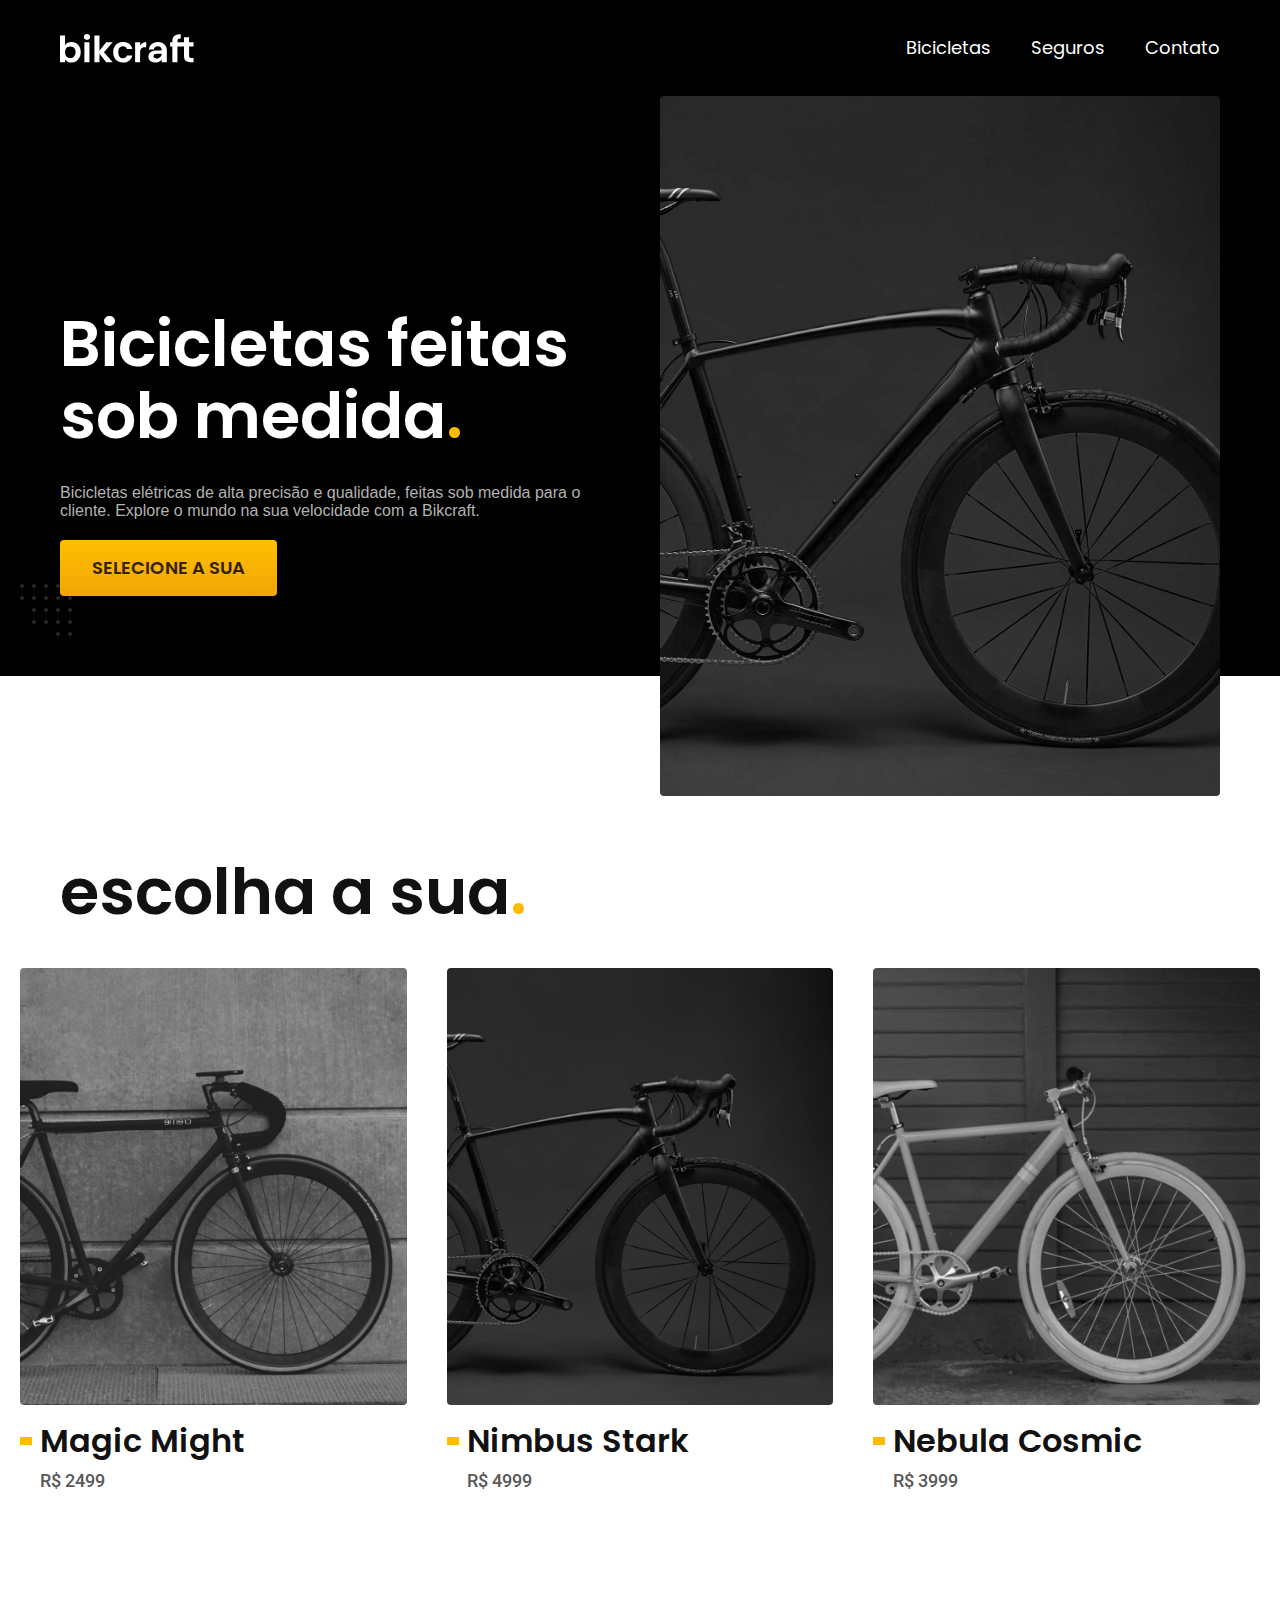
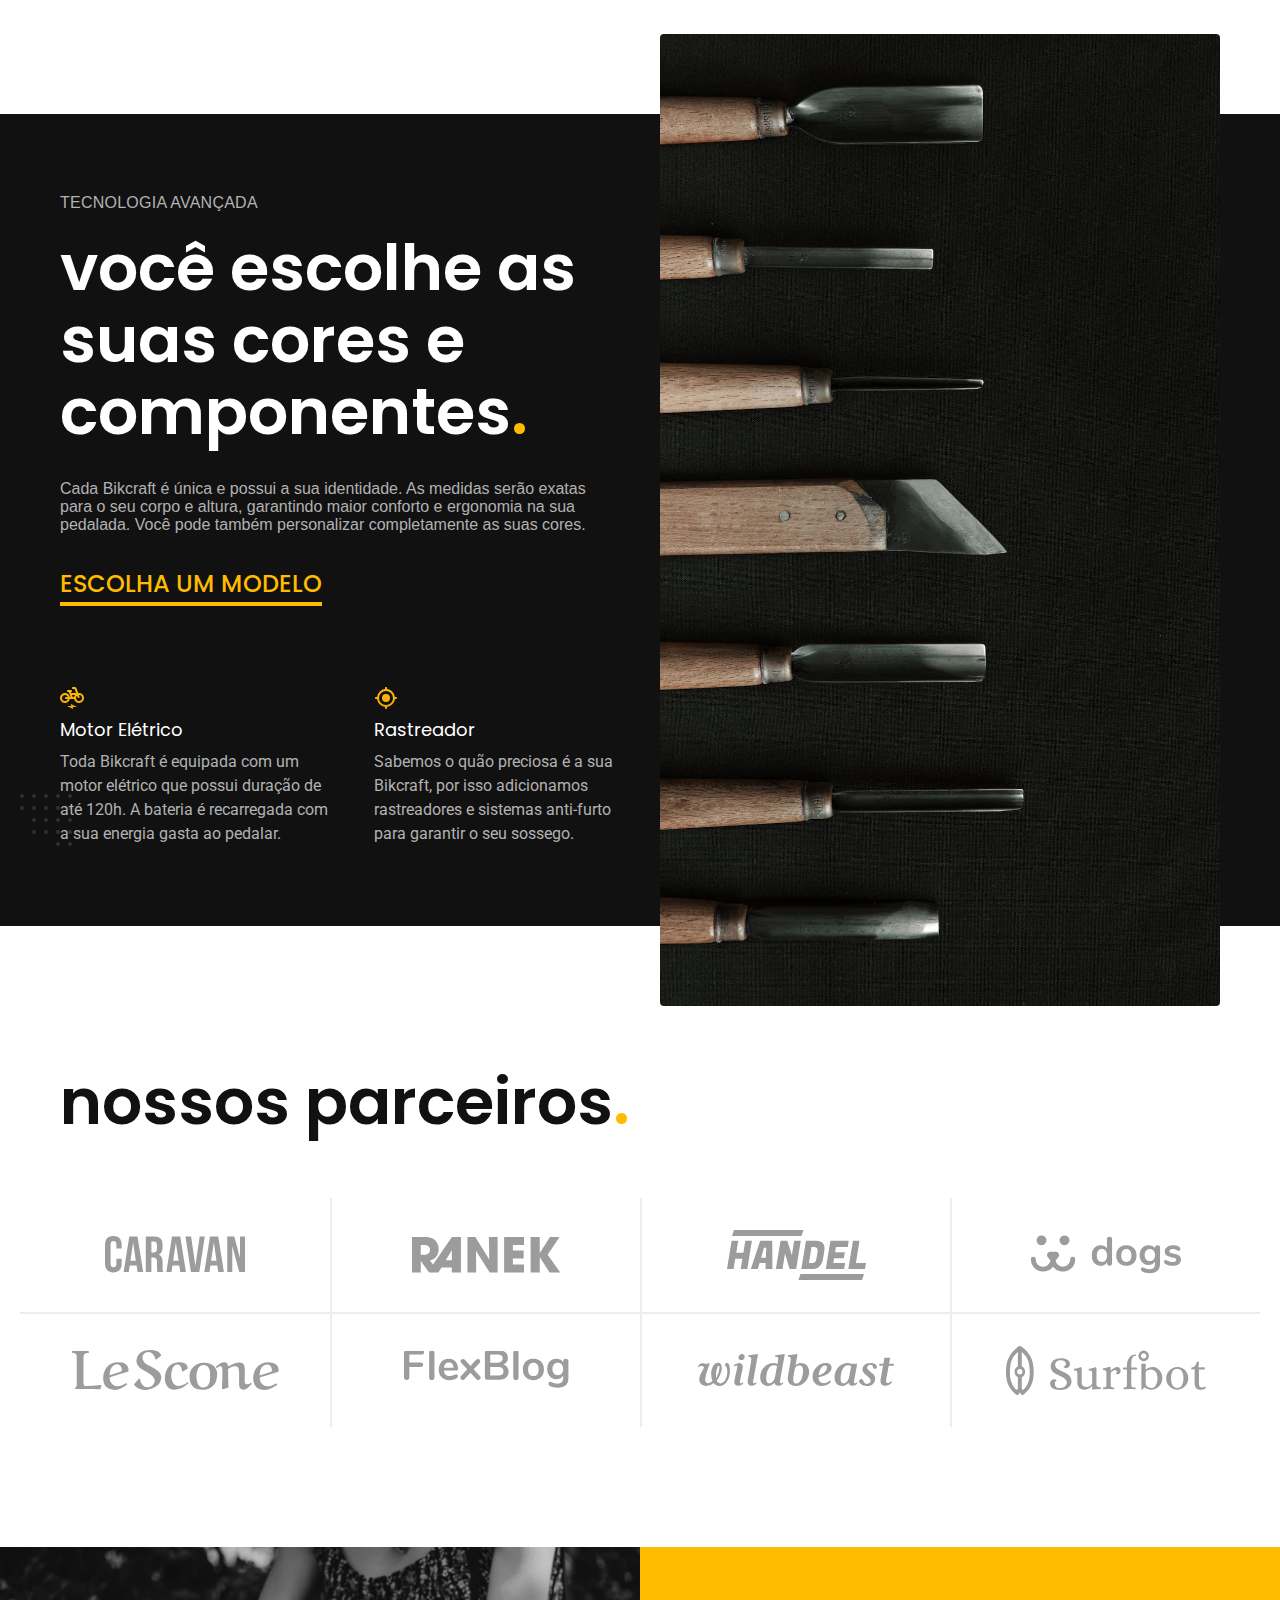
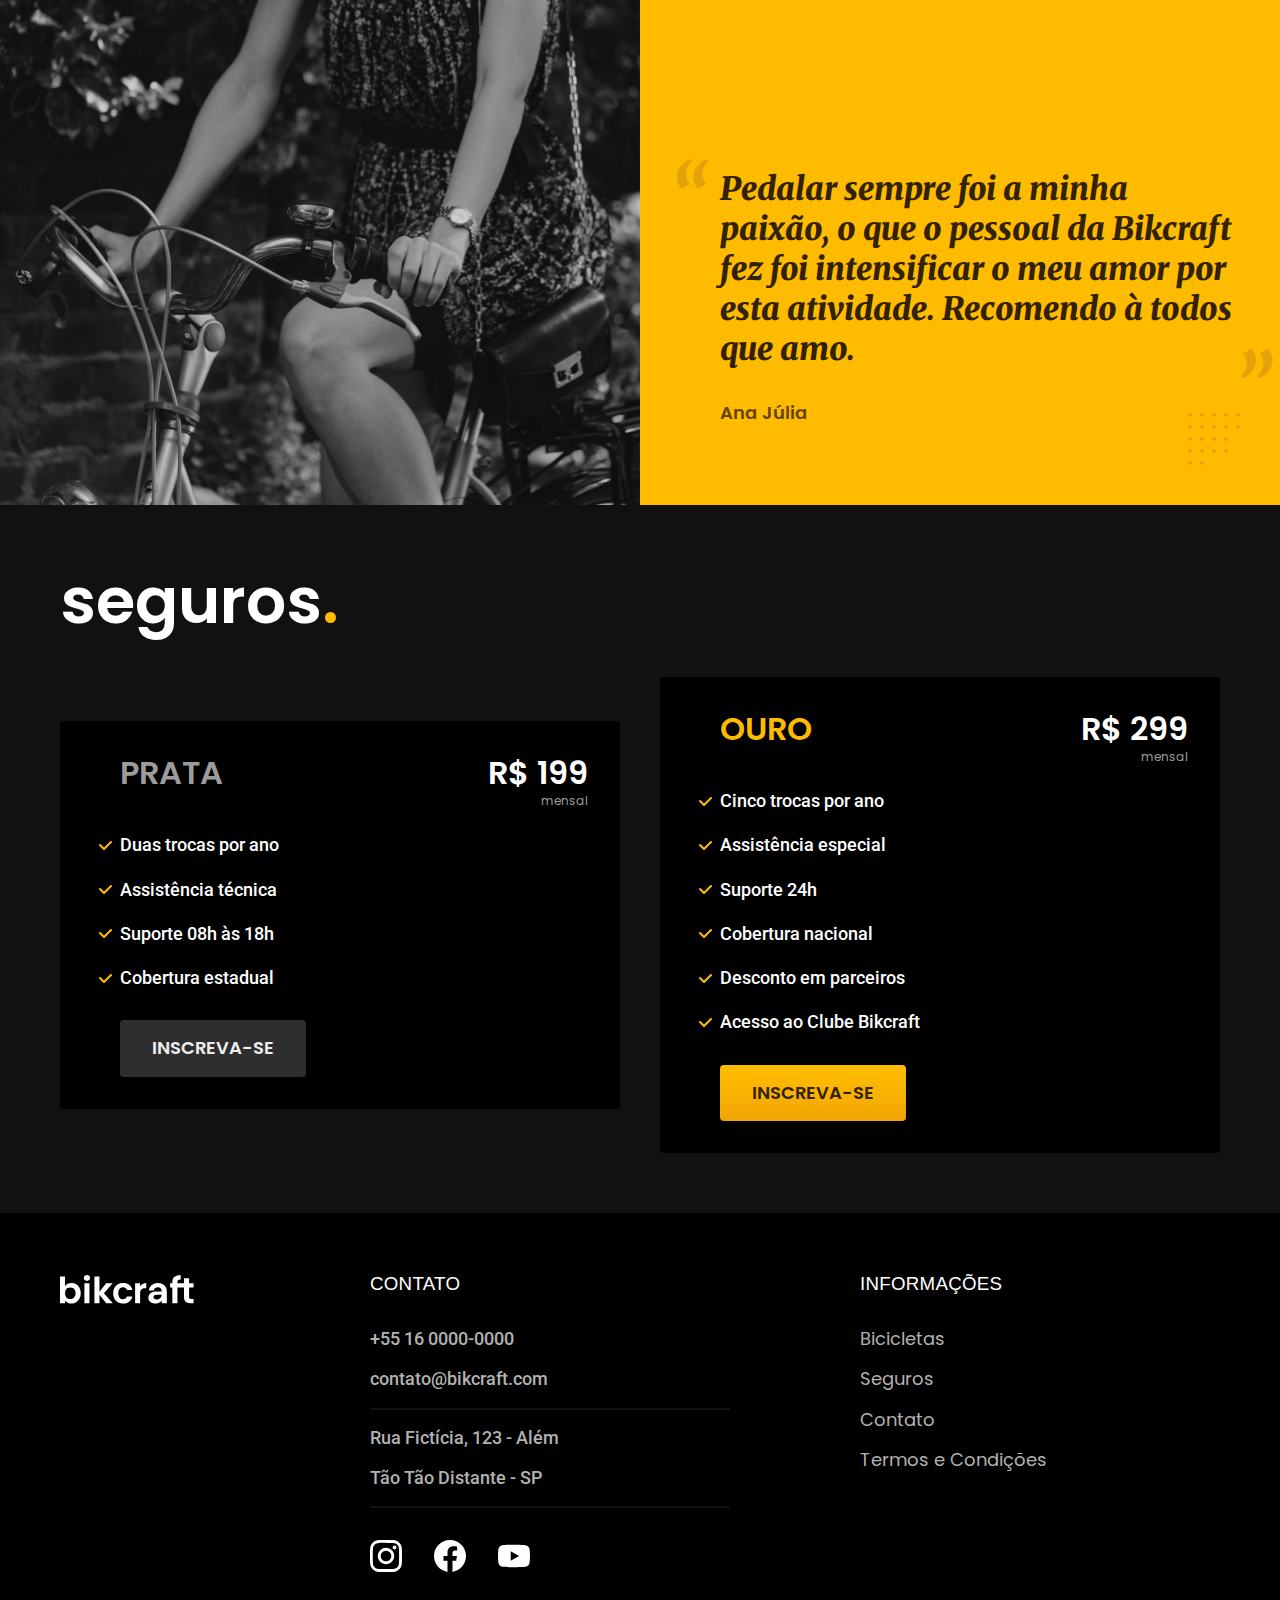
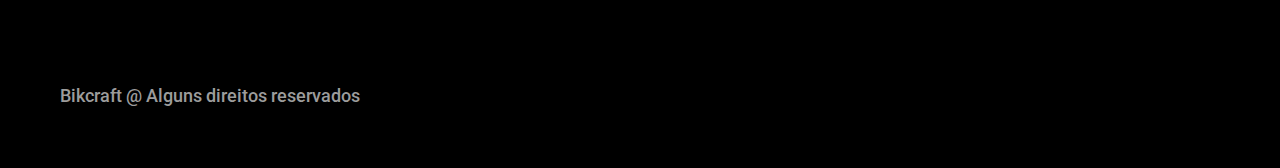
<file: index.html>
<!DOCTYPE html>
<html lang="pt-br">

<head>
  <meta charset="UTF-8">
  <meta name="viewport" content="width=device-width, initial-scale=1.0">
  <meta name="description" content="Bicicletas elétricas de alta precisão e qualidade, feitas sob medida para o cliente. Explore o mundo na sua velocidade com a Bikcraft.">
  <link rel="preload" href="css/style.css" as="style">
  <link rel="stylesheet" href="css/style.css">
  <link rel="preconnect" href="https://fonts.googleapis.com">
  <link rel="preconnect" href="https://fonts.gstatic.com" crossorigin>
  <link href="https://fonts.googleapis.com/css2?family=Poppins:wght@400;600&family=Roboto:wght@400;500&display=swap" rel="stylesheet">
  <link href="https://fonts.googleapis.com/css2?family=Merriweather:ital,wght@1,900&display=swap" rel="stylesheet">
  <title>Bikcraft - Bicicletas Elétricas</title>
</head>

<body>

  <!-----------------------------------Header da Página--------------------------------------------------------->
  <header class="header-bg">
    <div class="header container">
      <a href="./">
        <img src="./img/bikcraft.svg" width="136" height="32" alt="Bicicleta Bikcraft">
      </a>
      <nav aria-label="primaria">
        <ul class="header-menu font-1-m">
          <li><a class="cor-0" href="bicicletas.html">Bicicletas</a></li>
          <li><a class="cor-0" href="seguros.html">Seguros</a></li>
          <li><a class="cor-0" href="contato.html">Contato</a></li>
        </ul>
      </nav>
    </div>
  </header>
  <!-----------------------------------Final Header da Página---------------------------------------------------->

  <!-----------------------------------Parte principal da Página------------------------------------------------->
  <main class="introducao-bg">
    <div class="introducao container">
      <div class="introducao-conteudo">
        <h1 class="font-1-xxl cor-0">Bicicletas feitas sob medida<span class="cor-p1">.</span></h1>
        <p class="font-2-l cor-5">Bicicletas elétricas de alta precisão e qualidade, feitas sob medida para o cliente. Explore o mundo na sua velocidade com a Bikcraft.</p>
        <a class="botao" href="./bicicletas.html">SELECIONE A SUA</a>
      </div>
      <picture>
        <source media="(max-width: 800px)" srcset="./img/bicicletas/nimbus.jpg">
        <img src="./img/fotos/introducao.jpg" width="1280" height="1600" alt="Bicicleta elétrica preta">
      </picture>
    </div>
  </main>
  <!------------------------------------Final Parte principal da Página---------------------------------------------->

  <!------------------------------------Parte de Escolha da Bicicleta da Página-------------------------------------->
  <article class="bicicletas-lista">
    <h2 class="font-1-xxl container">escolha a sua<span class="cor-p1">.</span></h2>
    <ul>
      <li>
        <a href="./bicicletas/magic.html">
          <img src="./img/bicicletas/magic-home.jpg" width="920" height="1040" alt="Bicicleta Preta">
          <h3 class="font-1-xl">Magic Might</h3>
          <span class="font-2-m cor-8">R$ 2499</span>
        </a>
      </li>
      <li>
        <a href="./bicicletas/nimbus.html">
          <img src="./img/bicicletas/nimbus-home.jpg" width="920" height="1040" alt="Bicicleta Fosca">
          <h3 class="font-1-xl">Nimbus Stark</h3>
          <span class="font-2-m cor-8">R$ 4999</span>
        </a>
      </li>
      <li>
        <a href="./bicicletas/nebula.html">
          <img src="./img/bicicletas/nebula-home.jpg" width="920" height="1040" alt="Bicicleta Branca">
          <h3 class="font-1-xl">Nebula Cosmic</h3>
          <span class="font-2-m cor-8">R$ 3999</span>
        </a>
      </li>
    </ul>
  </article>
  <!--------------------------------Final da Parte de Escolha da Bicicleta da Página--------------------------------->

  <!--------------------------------Parte dos Componentes da Página-------------------------------------------------->
  <article class="tecnologia-bg">
    <div class="tecnologia container">
      <div class="tecnologia-conteudo">
        <span class="font-2-l-b cor-5">TECNOLOGIA AVANÇADA</span>
        <h2 class="font-1-xxl cor-0">você escolhe as suas cores e componentes<span class="cor-p1">.</span></h2>
        <p class="font-2-l cor-5">Cada Bikcraft é única e possui a sua identidade. As medidas serão exatas para o seu corpo e altura, garantindo maior conforto e ergonomia na sua pedalada. Você pode também personalizar completamente as suas cores.</p>
        <a class="link" href="/">ESCOLHA UM MODELO</a>
        <div class="tecnologia-vantagens">
          <div>
            <img src="./img/icones/eletrica.svg" width="24" height="24" alt="">
            <h3 class="font-1-m cor-0">Motor Elétrico</h3>
            <p class="font-2-s cor-5">Toda Bikcraft é equipada com um motor elétrico que possui duração de até 120h. A bateria é recarregada com a sua energia gasta ao pedalar.</p>
          </div>
          <div>
            <img src="./img/icones/rastreador.svg" width="24" height="24" alt="">
            <h3 class="font-1-m cor-0">Rastreador</h3>
            <p class="font-2-s cor-5">Sabemos o quão preciosa é a sua Bikcraft, por isso adicionamos rastreadores e sistemas anti-furto para garantir o seu sossego.</p>
          </div>
        </div>
      </div>
      <div class="tecnologia-imagem">
        <img class="img-tecnologia" src="./img/fotos/tecnologia.jpg" width="1200" height="1920" alt="tecnologia">
      </div>
    </div>
  </article>
  <!------------------------------------Final Parte Componentes da Página-------------------------------------------->

  <!------------------------------------Parte Parceiros da Página---------------------------------------------------->
  <section class="parceiros" aria-label="Nossos Parceiros">
    <h2 class="container font-1-xxl">nossos parceiros<span class="cor-p1">.</span></h2>
    <ul>
      <li><img src="./img/parceiros/caravan.svg" width="140" height="38" alt="caravan"></li>
      <li><img src="./img/parceiros/ranek.svg" width="149" height="36" alt="ranek"></li>
      <li><img src="./img/parceiros/handel.svg" width="139" height="50" alt="handel"></li>
      <li><img src="./img/parceiros/dogs.svg" width="152" height="39" alt="dogs"></li>
      <li><img src="./img/parceiros/lescone.svg" width="208" height="41" alt="lescone"></li>
      <li><img src="./img/parceiros/flexblog.svg" width="165" height="38" alt="flexblog"></li>
      <li><img src="./img/parceiros/wildbeast.svg" width="196" height="34" alt="wildbeast"></li>
      <li><img src="./img/parceiros/surfbot.svg" width="200" height="49" alt="surfbot"></li>
    </ul>
  </section>
  <!------------------------------------Final Parte Parceiros da Página---------------------------------------------->

  <!------------------------------------Parte Depoimento da Página--------------------------------------------------->
  <section class="depoimento" aria-label="depoimento">
    <div>
      <img src="img/fotos/depoimento.jpg" width="1560" height="1360" alt="pessoa pedalando uma bicicleta bikcraft">
    </div>
    <div class="depoimento-conteudo">
      <blockquote class="font-1-xl cor-p5">
        <p>Pedalar sempre foi a minha paixão, o que o pessoal da Bikcraft fez foi intensificar o meu amor por esta atividade. Recomendo à todos que amo.</p>
      </blockquote>
      <span class="font-1-m-b cor-p4">Ana Júlia</span>
    </div>
  </section>
  <!------------------------------------Final Parte Depoimento da Página--------------------------------------------->

  <!------------------------------------Parte de Seguros da Página--------------------------------------------------->
  <article class="seguros-bg">
    <div class="seguros container">
      <h2 class="font-1-xxl cor-0">seguros<span class="cor-p1">.</span></h2>
      <div class="seguros-div">
        <h3 class="font-1-xl cor-6">PRATA</h3>
        <span class="font-1-xl cor-0">R$ 199<span class="font-1-xs cor-6">mensal</span></span>
        <ul class="font-2-m cor-0">
          <li>Duas trocas por ano</li>
          <li>Assistência técnica</li>
          <li>Suporte 08h às 18h</li>
          <li>Cobertura estadual</li>
        </ul>
        <a class="botao secundario" href="./orcamento.html">INSCREVA-SE</a>
      </div>

      <div class="seguros-div">
        <h3 class="font-1-xl cor-p1">OURO</h3>
        <span class="font-1-xl cor-0">R$ 299<span class="font-1-xs cor-6">mensal</span></span>
        <ul class="font-2-m cor-0">
          <li>Cinco trocas por ano</li>
          <li>Assistência especial</li>
          <li>Suporte 24h</li>
          <li>Cobertura nacional</li>
          <li>Desconto em parceiros</li>
          <li>Acesso ao Clube Bikcraft</li>
        </ul>
        <a class="botao" href="orcamento.html">INSCREVA-SE</a>
      </div>
    </div>
  </article>
  <!------------------------------Final da Parte de Seguros da Página------------------------------------------------>

  <footer class="footer-bg">
    <div class="footer container">
      <img src="./img/bikcraft.svg" width="136" height="32" alt="Logo Bikcraft">
      <div class="footer-contato">
        <h3 class="font-2-l-b cor-0">CONTATO</h3>
        <ul class="font-2-m cor-5">
          <li><a href="tel:+55160000-0000">+55 16 0000-0000</a></li>
          <li><a href="mailto:contato@bikcraft.com">contato@bikcraft.com</a></li>
          <li>Rua Fictícia, 123 - Além</li>
          <li>Tão Tão Distante - SP</li>
        </ul>
        <div class="footer-redes">
          <a href="./">
            <img src="./img/redes/instagram.svg" width="32" height="32" alt="Instagram">
          </a>
          <a href="./">
            <img src="./img/redes/facebook.svg" width="32" height="32" alt="Facebook">
          </a>
          <a href="./">
            <img src="./img/redes/youtube.svg" width="32" height="32" alt="Youtube">
          </a>
        </div>
      </div>

      <div class="footer-informacoes">
        <h3 class="font-2-l-b cor-0">INFORMAÇÕES</h3>
        <nav>
          <ul class="font-1-m cor-5">
            <li><a href="./bicicletas.html">Bicicletas</a></li>
            <li><a href="./seguros.html">Seguros</a></li>
            <li><a href="./contato.html">Contato</a></li>
            <li><a href="./termos.html">Termos e Condições</a></li>
          </ul>
        </nav>
      </div>
      <p class="footer-copy font-2-m cor-6">Bikcraft @ Alguns direitos reservados</p>
    </div>
  </footer>
</body>

</html>
</file>
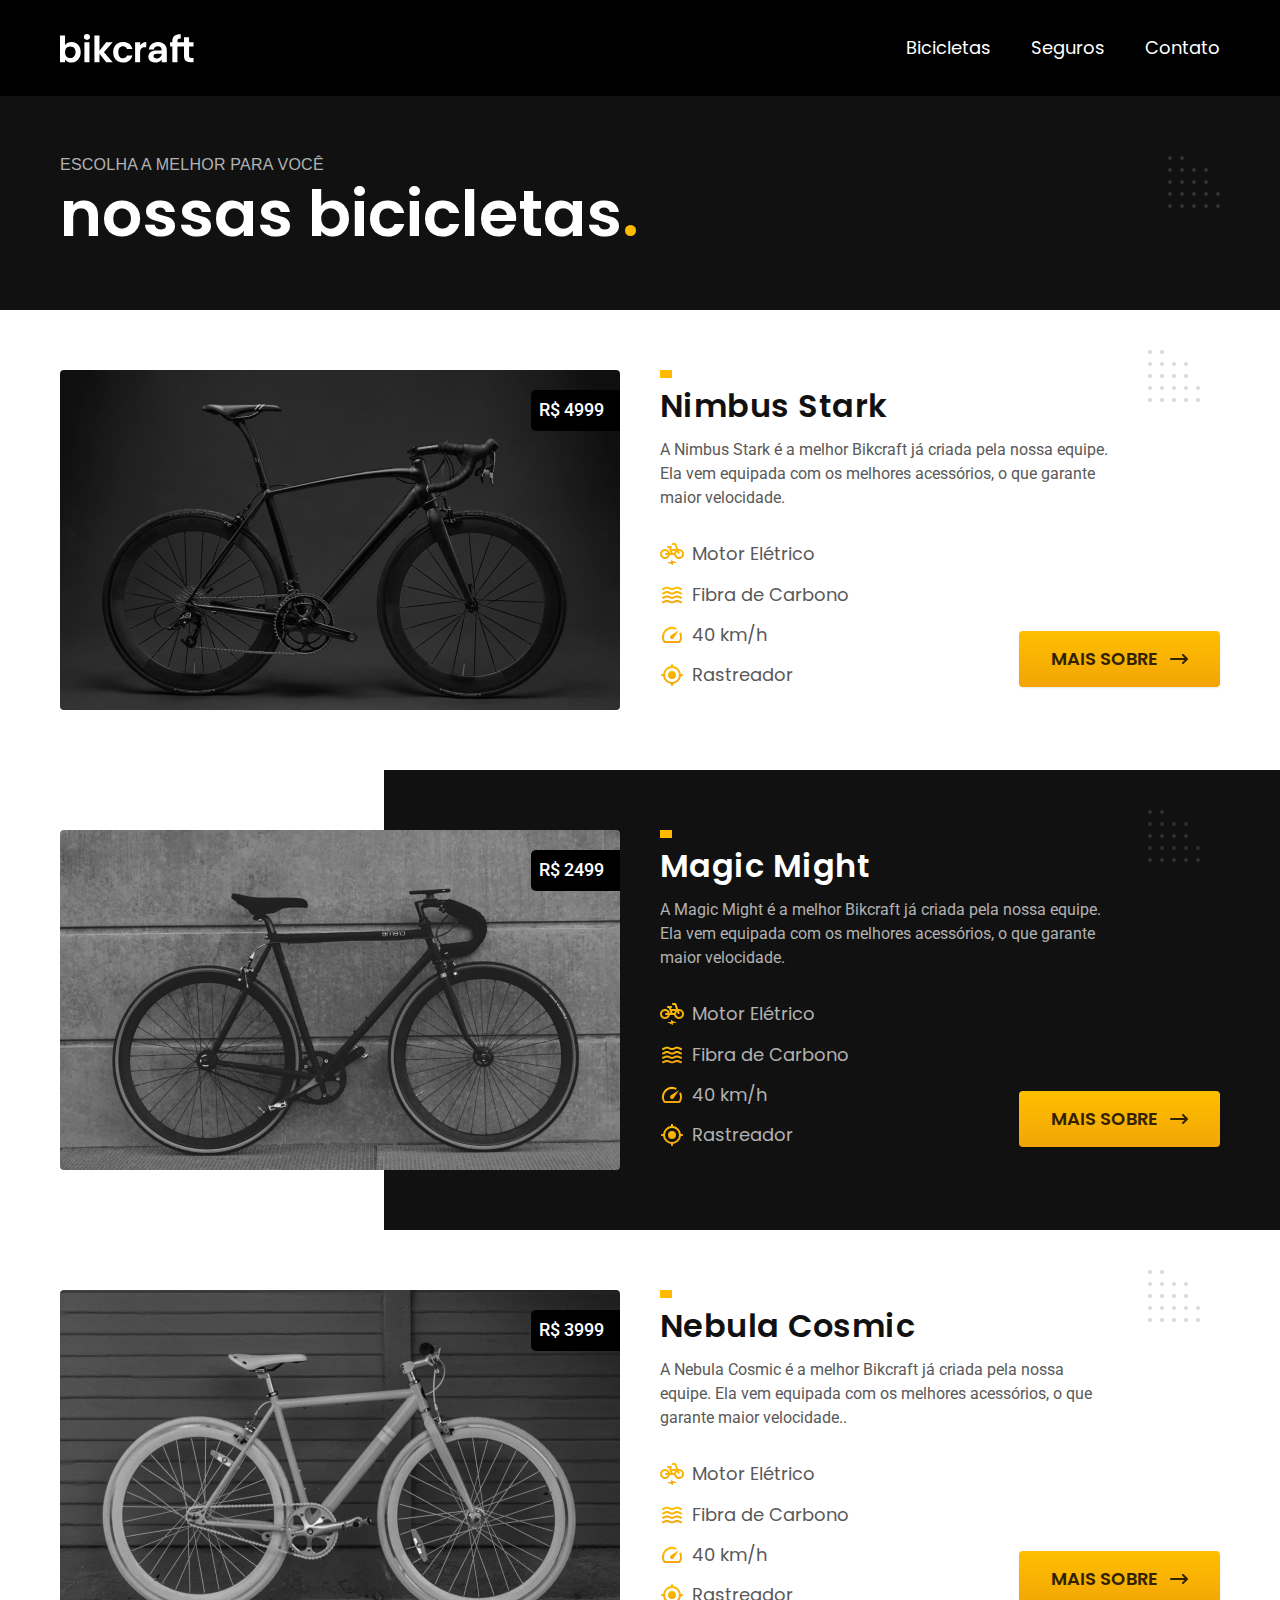
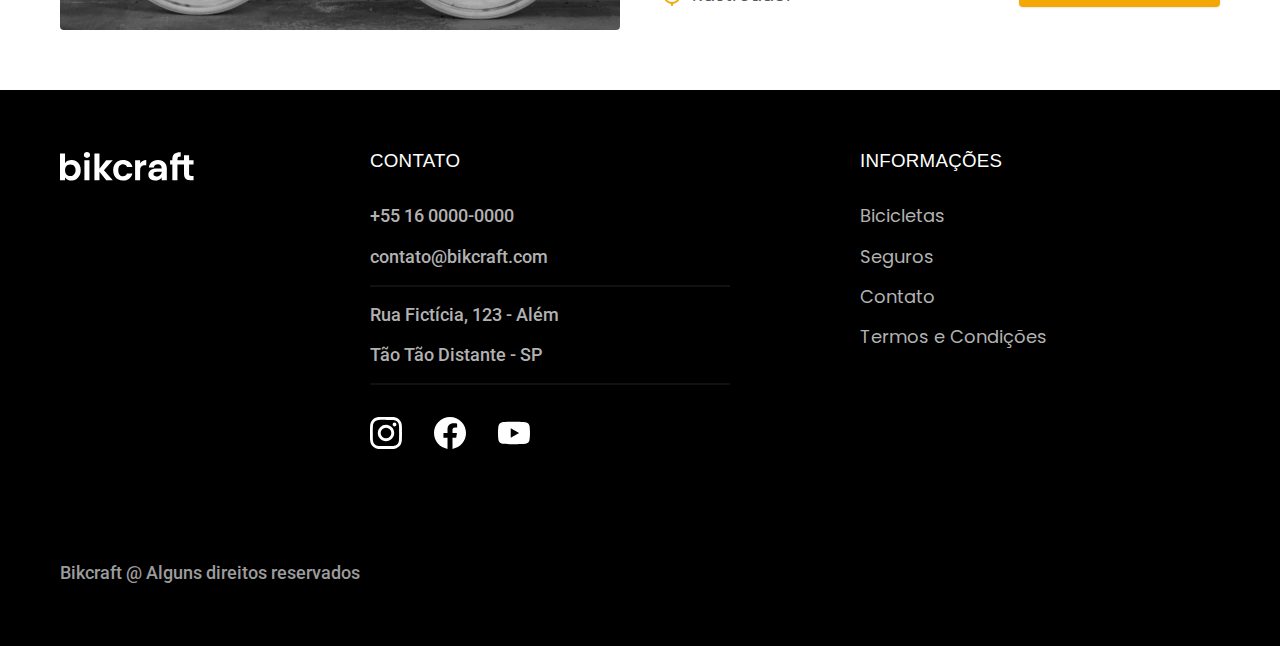
<file: bicicletas.html>
<!DOCTYPE html>
<html lang="pt-br">

<head>
  <meta charset="UTF-8">
  <meta name="viewport" content="width=device-width, initial-scale=1.0">
  <meta name="description" content="Termos e Condições para comprar sua Bicicletas elétricas de alta precisão e qualidade, feitas sob medida para o cliente. Explore o mundo na sua velocidade com a Bikcraft.">
  <link rel="preload" href="css/style.css" as="style">
  <link rel="stylesheet" href="css/style.css">
  <link rel="preconnect" href="https://fonts.googleapis.com">
  <link rel="preconnect" href="https://fonts.gstatic.com" crossorigin>
  <link href="https://fonts.googleapis.com/css2?family=Poppins:wght@400;600&family=Roboto:wght@400;500&display=swap" rel="stylesheet">
  <link href="https://fonts.googleapis.com/css2?family=Merriweather:ital,wght@1,900&display=swap" rel="stylesheet">

  <title>Bicicletas | Bikcraft </title>
</head>

<body id="bicicletas">

  <header class="header-bg">
    <div class="header container">
      <a href="./">
        <img src="./img/bikcraft.svg" width="136" height="32" alt="Bicicleta Bikcraft">
      </a>
      <nav aria-label="primaria">
        <ul class="header-menu font-1-m">
          <li><a class="cor-0" href="bicicletas.html">Bicicletas</a></li>
          <li><a class="cor-0" href="seguros.html">Seguros</a></li>
          <li><a class="cor-0" href="contato.html">Contato</a></li>
        </ul>
      </nav>
    </div>
  </header>

  <main>
    <div class="titulo-bg">
      <div class="titulo container">
        <p class="font-2-l-b cor-5">Escolha a melhor para você</p>
        <h1 class="font-1-xxl cor-0">nossas bicicletas<span class="cor-p1">.</span></h1>
      </div>
    </div>

    <div class="bicicletas-bg">
      <div class="bicicletas container">
        <div class="bicicletas-imagem">
          <img src="./img/bicicletas/nimbus.jpg" width="1120" height="680" alt="Bicicleta Nimbus Stark">
          <span class="font-2-m cor-0">R$ 4999</span>
        </div>
        <div class="bicicleta-conteudo">
          <h2 class="font-1-xl">Nimbus Stark</h2>
          <p class="font-2-s cor-8">A Nimbus Stark é a melhor Bikcraft já criada pela nossa equipe. Ela vem equipada com os melhores acessórios, o que garante maior velocidade.</p>
          <ul class="font-1-m cor-8">
            <li><img src="./img/icones/eletrica.svg" width="32" height="32" alt="">Motor Elétrico</li>
            <li><img src="./img/icones/carbono.svg" width="32" height="32" alt="">Fibra de Carbono</li>
            <li><img src="./img/icones/velocidade.svg" width="32" height="32" alt="">40 km/h</li>
            <li><img src="./img/icones/rastreador.svg" width="32" height="32" alt="">Rastreador</li>
          </ul>
          <a href="./bicicletas/nimbus.html" class="botao seta">MAIS SOBRE</a>
        </div>
      </div>
    </div>

    <div class="bicicletas-bg">
      <div class="bicicletas container">
        <div class="bicicletas-imagem">
          <img src="./img/bicicletas/magic.jpg" width="1120" height="680" alt="Bicicleta Magic Might">
          <span class="font-2-m cor-0">R$ 2499</span>
        </div>
        <div class="bicicleta-conteudo">
          <h2 class="font-1-xl cor-0">Magic Might</h2>
          <p class="font-2-s cor-5">A Magic Might é a melhor Bikcraft já criada pela nossa equipe. Ela vem equipada com os melhores acessórios, o que garante maior velocidade.</p>
          <ul class="font-1-m cor-5">
            <li><img src="./img/icones/eletrica.svg" width="32" height="32" alt="">Motor Elétrico</li>
            <li><img src="./img/icones/carbono.svg" width="32" height="32" alt="">Fibra de Carbono</li>
            <li><img src="./img/icones/velocidade.svg" width="32" height="32" alt="">40 km/h</li>
            <li><img src="./img/icones/rastreador.svg" width="32" height="32" alt="">Rastreador</li>
          </ul>
          <a href="./bicicletas/magic.html" class="botao seta">MAIS SOBRE</a>
        </div>
      </div>
    </div>

    <div class="bicicletas-bg">
      <div class="bicicletas container">
        <div class="bicicletas-imagem">
          <img src="./img/bicicletas/nebula.jpg" width="1120" height="680" alt="Bicicleta Nebula Cosmic">
          <span class="font-2-m cor-0">R$ 3999</span>
        </div>
        <div class="bicicleta-conteudo">
          <h2 class="font-1-xl">Nebula Cosmic</h2>
          <p class="font-2-s cor-8">A Nebula Cosmic é a melhor Bikcraft já criada pela nossa equipe. Ela vem equipada com os melhores acessórios, o que garante maior velocidade..</p>
          <ul class="font-1-m cor-8">
            <li><img src="./img/icones/eletrica.svg" width="32" height="32" alt="">Motor Elétrico</li>
            <li><img src="./img/icones/carbono.svg" width="32" height="32" alt="">Fibra de Carbono</li>
            <li><img src="./img/icones/velocidade.svg" width="32" height="32" alt="">40 km/h</li>
            <li><img src="./img/icones/rastreador.svg" width="32" height="32" alt="">Rastreador</li>
          </ul>
          <a href="./bicicletas/nebula.html" class="botao seta">MAIS SOBRE</a>
        </div>
      </div>
    </div>
  </main>

  <footer class="footer-bg">
    <div class="footer container">
      <img src="img/bikcraft.svg" width="136" height="32" alt="Logo Bikcraft">
      <div class="footer-contato">
        <h3 class="font-2-l-b cor-0">CONTATO</h3>
        <ul class="font-2-m cor-5">
          <li><a href="tel:+55160000-0000">+55 16 0000-0000</a></li>
          <li><a href="mailto:contato@bikcraft.com">contato@bikcraft.com</a></li>
          <li>Rua Fictícia, 123 - Além</li>
          <li>Tão Tão Distante - SP</li>
        </ul>
        <div class="footer-redes">
          <a href="./">
            <img src="./img/redes/instagram.svg" width="32" height="32" alt="Instagram">
          </a>
          <a href="./">
            <img src="./img/redes/facebook.svg" width="32" height="32" alt="Facebook">
          </a>
          <a href="./">
            <img src="./img/redes/youtube.svg" width="32" height="32" alt="Youtube">
          </a>
        </div>
      </div>

      <div class="footer-informacoes">
        <h3 class="font-2-l-b cor-0">INFORMAÇÕES</h3>
        <nav>
          <ul class="font-1-m cor-5">
            <li><a href="./bicicletas.html">Bicicletas</a></li>
            <li><a href="./seguros.html">Seguros</a></li>
            <li><a href="./contato.html">Contato</a></li>
            <li><a href="./termos.html">Termos e Condições</a></li>
          </ul>
        </nav>
      </div>
      <p class="footer-copy font-2-m cor-6">Bikcraft @ Alguns direitos reservados</p>
    </div>
  </footer>
</body>

</html>
</file>
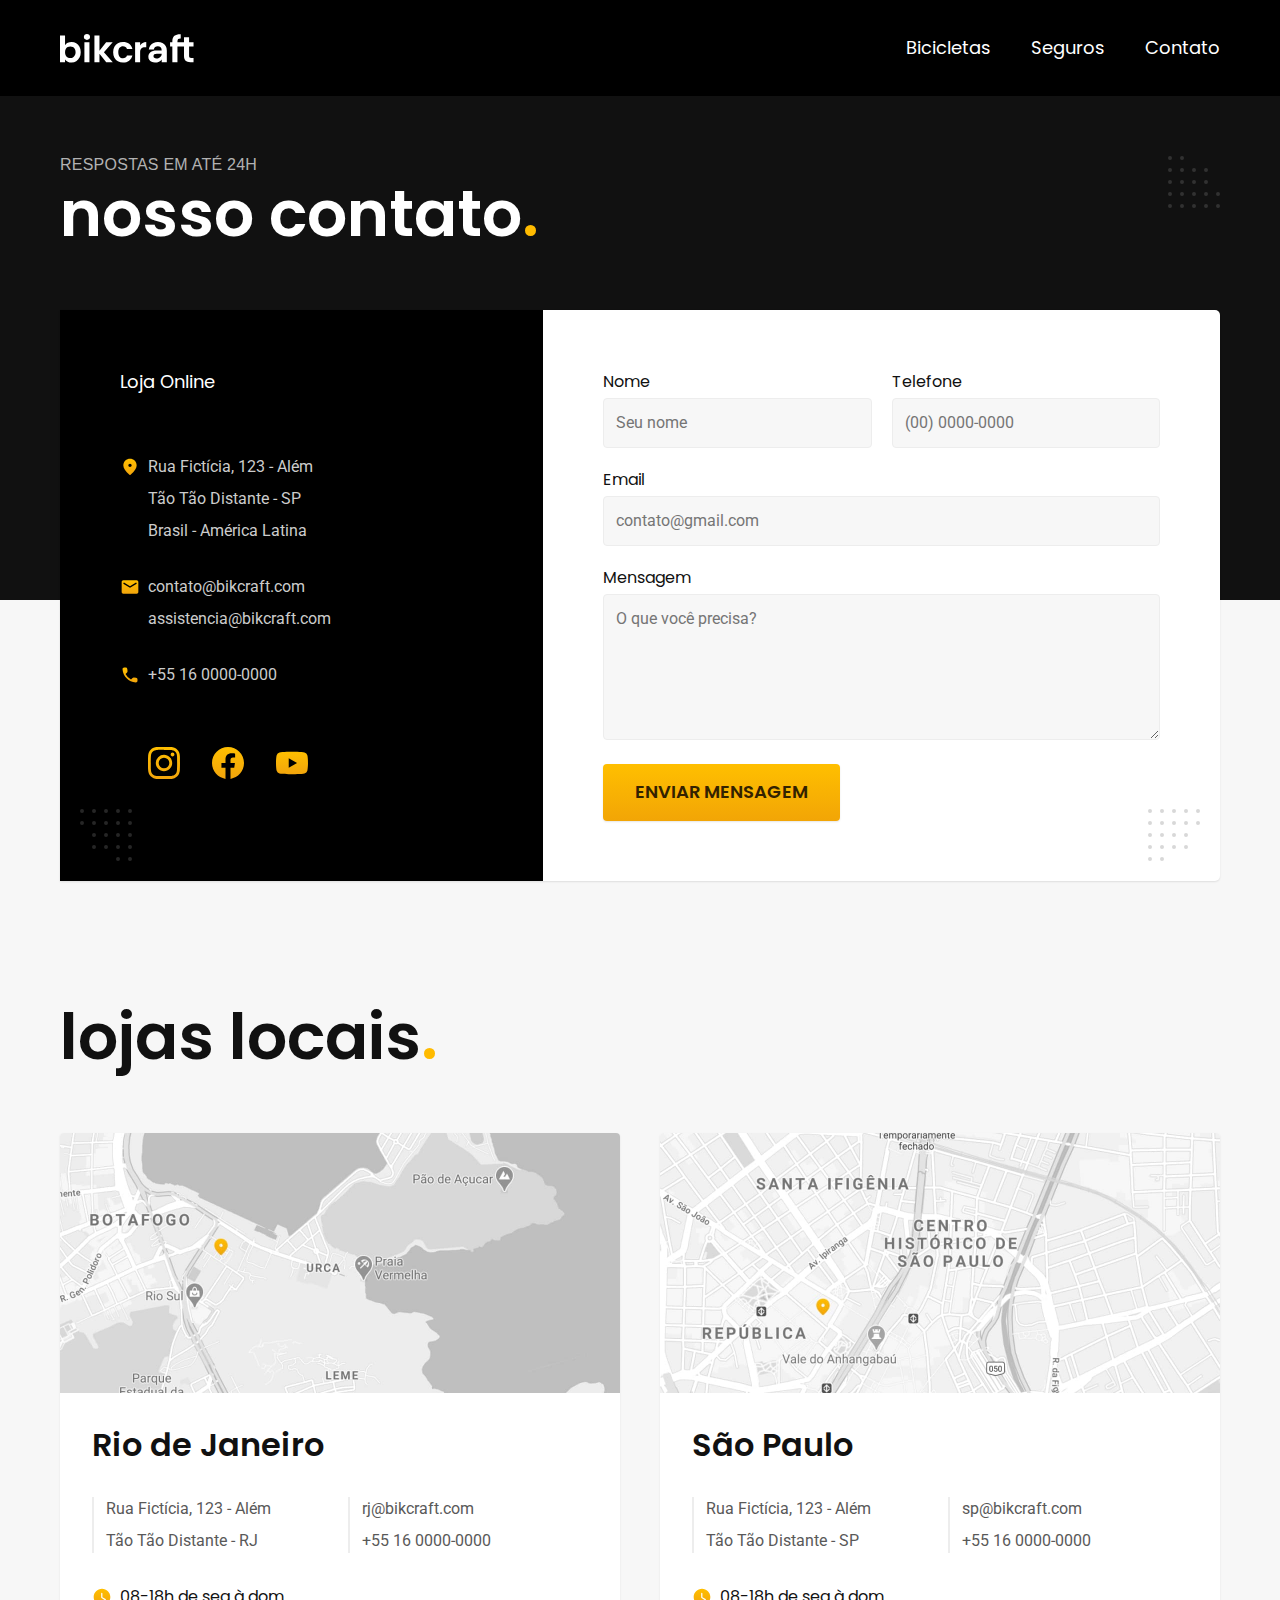
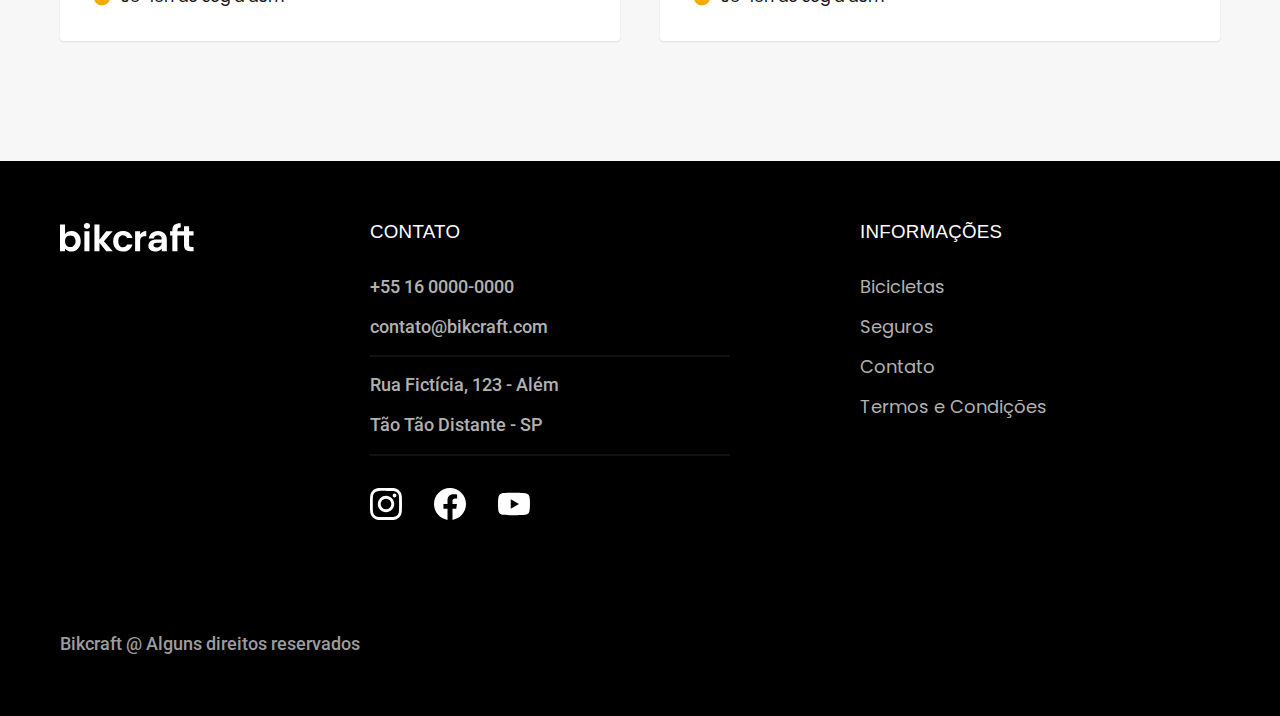
<file: contato.html>
<!DOCTYPE html>
<html lang="pt-br">

<head>
  <meta charset="UTF-8">
  <meta name="viewport" content="width=device-width, initial-scale=1.0">
  <meta name="description" content="Contato para comprar sua Bicicletas elétricas de alta precisão e qualidade, feitas sob medida para o cliente. Explore o mundo na sua velocidade com a Bikcraft.">
  <link rel="preload" href="css/style.css" as="style">
  <link rel="stylesheet" href="css/style.css">
  <link rel="preconnect" href="https://fonts.googleapis.com">
  <link rel="preconnect" href="https://fonts.gstatic.com" crossorigin>
  <link href="https://fonts.googleapis.com/css2?family=Poppins:wght@400;600&family=Roboto:wght@400;500&display=swap" rel="stylesheet">
  <link href="https://fonts.googleapis.com/css2?family=Merriweather:ital,wght@1,900&display=swap" rel="stylesheet">
  <title>Contato | Bikcraft </title>
</head>

<body id="contato">
  <header class="header-bg">
    <div class="header container">
      <a href="./">
        <img src="./img/bikcraft.svg" alt="Bicicleta Bikcraft">
      </a>
      <nav aria-label="primaria">
        <ul class="header-menu font-1-m">
          <li><a class="cor-0" href="bicicletas.html">Bicicletas</a></li>
          <li><a class="cor-0" href="seguros.html">Seguros</a></li>
          <li><a class="cor-0" href="contato.html">Contato</a></li>
        </ul>
      </nav>
    </div>
  </header>

  <main>
    <div class="titulo-bg">
      <div class="titulo container">
        <p class="font-2-l-b cor-5">RESPOSTAS EM ATÉ 24H</p>
        <h1 class="font-1-xxl cor-0">nosso contato<span class="cor-p1">.</span></h1>
      </div>
    </div>

    <div class="contato container">
      <section class="contato-dados" aria-label="Endereço">
        <h2 class="font-1-m cor-0">Loja Online</h2>
        <div class="contato-endereço font-2-s cor-4">
          <p>Rua Fictícia, 123 - Além</p>
          <p>Tão Tão Distante - SP</p>
          <p>Brasil - América Latina</p>
        </div>
        <address class="contato-meios font-2-s cor-4">
          <a href="mailto:contato@bikcraft.com">contato@bikcraft.com</a>
          <a href="mailto:assistencia@bikcraft.com">assistencia@bikcraft.com</a>
          <a href="tel:+55160000-0000">+55 16 0000-0000</a>
        </address>
        <div class="contato-redes">
          <a href="./">
            <img src="./img/redes/instagram-p.svg" alt="Instagram">
          </a>
          <a href="./">
            <img src="./img/redes/facebook-p.svg" alt="Facebook">
          </a>
          <a href="./">
            <img src="./img/redes/youtube-p.svg" alt="Youtube">
          </a>
        </div>
      </section>
      <section class="contato-formulario" aria-label="Formulário">
        <form class="form" action="./contato.html">
          <div>
            <label for="nome">Nome</label>
            <input type="text" id="nome" name="nome" placeholder="Seu nome">
          </div>
          <div>
            <label for="telefone">Telefone</label>
            <input type="text" id="telefone" name="telefone" placeholder="(00) 0000-0000">
          </div>
          <div class="col-2">
            <label for="email">Email</label>
            <input type="email" id="email" name="email" placeholder="contato@gmail.com">
          </div>
          <div class="col-2">
            <label for="mensagem">Mensagem</label>
            <textarea rows="5" id="mensagem" name="mensagem" placeholder="O que você precisa?"></textarea>
          </div>
          <button class="botao col-2">ENVIAR MENSAGEM</button>
        </form>
      </section>
    </div>
  </main>

  <article class="lojas container">
    <h2 class="font-1-xxl">lojas locais<span class="cor-p1">.</span></h2>
    <div class="lojas-item">
      <img src="./img/lojas/rj.jpg" alt="Localização Loja no Rio de Janeiro - Rua Fictícia - 123">
      <div class="lojas-conteudo">
        <h3 class="font-1-xl">Rio de Janeiro</h3>
        <div class="lojas-dados font-2-s cor-8">
          <p>Rua Fictícia, 123 - Além</p>
          <p>Tão Tão Distante - RJ</p>
        </div>
        <div class="lojas-dados font-2-s cor-8">
          <a href="mailto:contato@bikcraft.com">rj@bikcraft.com</a>
          <a href="tel:+55160000-0000">+55 16 0000-0000</a>
        </div>
        <p class="lojas-tempo font-1-s"><img src="./img/icones/horario.svg" alt="">08-18h de seg à dom</p>
      </div>
    </div>
    <div class="lojas-item">
      <img src="./img/lojas/sp.jpg" alt="Localização Loja em São Paulo - Rua Fictícia - 123">
      <div class="lojas-conteudo">
        <h3 class="font-1-xl">São Paulo</h3>
        <div class="lojas-dados font-2-s cor-8">
          <p>Rua Fictícia, 123 - Além</p>
          <p>Tão Tão Distante - SP</p>
        </div>
        <div class="lojas-dados font-2-s cor-8">
          <a href="mailto:contato@bikcraft.com">sp@bikcraft.com</a>
          <a href="tel:+55160000-0000">+55 16 0000-0000</a>
        </div>
        <p class="lojas-tempo font-1-s"><img src="./img/icones/horario.svg" alt="">08-18h de seg à dom</p>
      </div>
    </div>
  </article>

  <footer class="footer-bg">
    <div class="footer container">
      <img src="img/bikcraft.svg" alt="Logo Bikcraft">
      <div class="footer-contato">
        <h3 class="font-2-l-b cor-0">CONTATO</h3>
        <ul class="font-2-m cor-5">
          <li><a href="tel:+55160000-0000">+55 16 0000-0000</a></li>
          <li><a href="mailto:contato@bikcraft.com">contato@bikcraft.com</a></li>
          <li>Rua Fictícia, 123 - Além</li>
          <li>Tão Tão Distante - SP</li>
        </ul>
        <div class="footer-redes">
          <a href="./">
            <img src="./img/redes/instagram.svg" alt="Instagram">
          </a>
          <a href="./">
            <img src="./img/redes/facebook.svg" alt="Facebook">
          </a>
          <a href="./">
            <img src="./img/redes/youtube.svg" alt="Youtube">
          </a>
        </div>
      </div>

      <div class="footer-informacoes">
        <h3 class="font-2-l-b cor-0">INFORMAÇÕES</h3>
        <nav>
          <ul class="font-1-m cor-5">
            <li><a href="./bicicletas.html">Bicicletas</a></li>
            <li><a href="./seguros.html">Seguros</a></li>
            <li><a href="./contato.html">Contato</a></li>
            <li><a href="./termos.html">Termos e Condições</a></li>
          </ul>
        </nav>
      </div>
      <p class="footer-copy font-2-m cor-6">Bikcraft @ Alguns direitos reservados</p>
    </div>
  </footer>
</body>

</html>
</file>
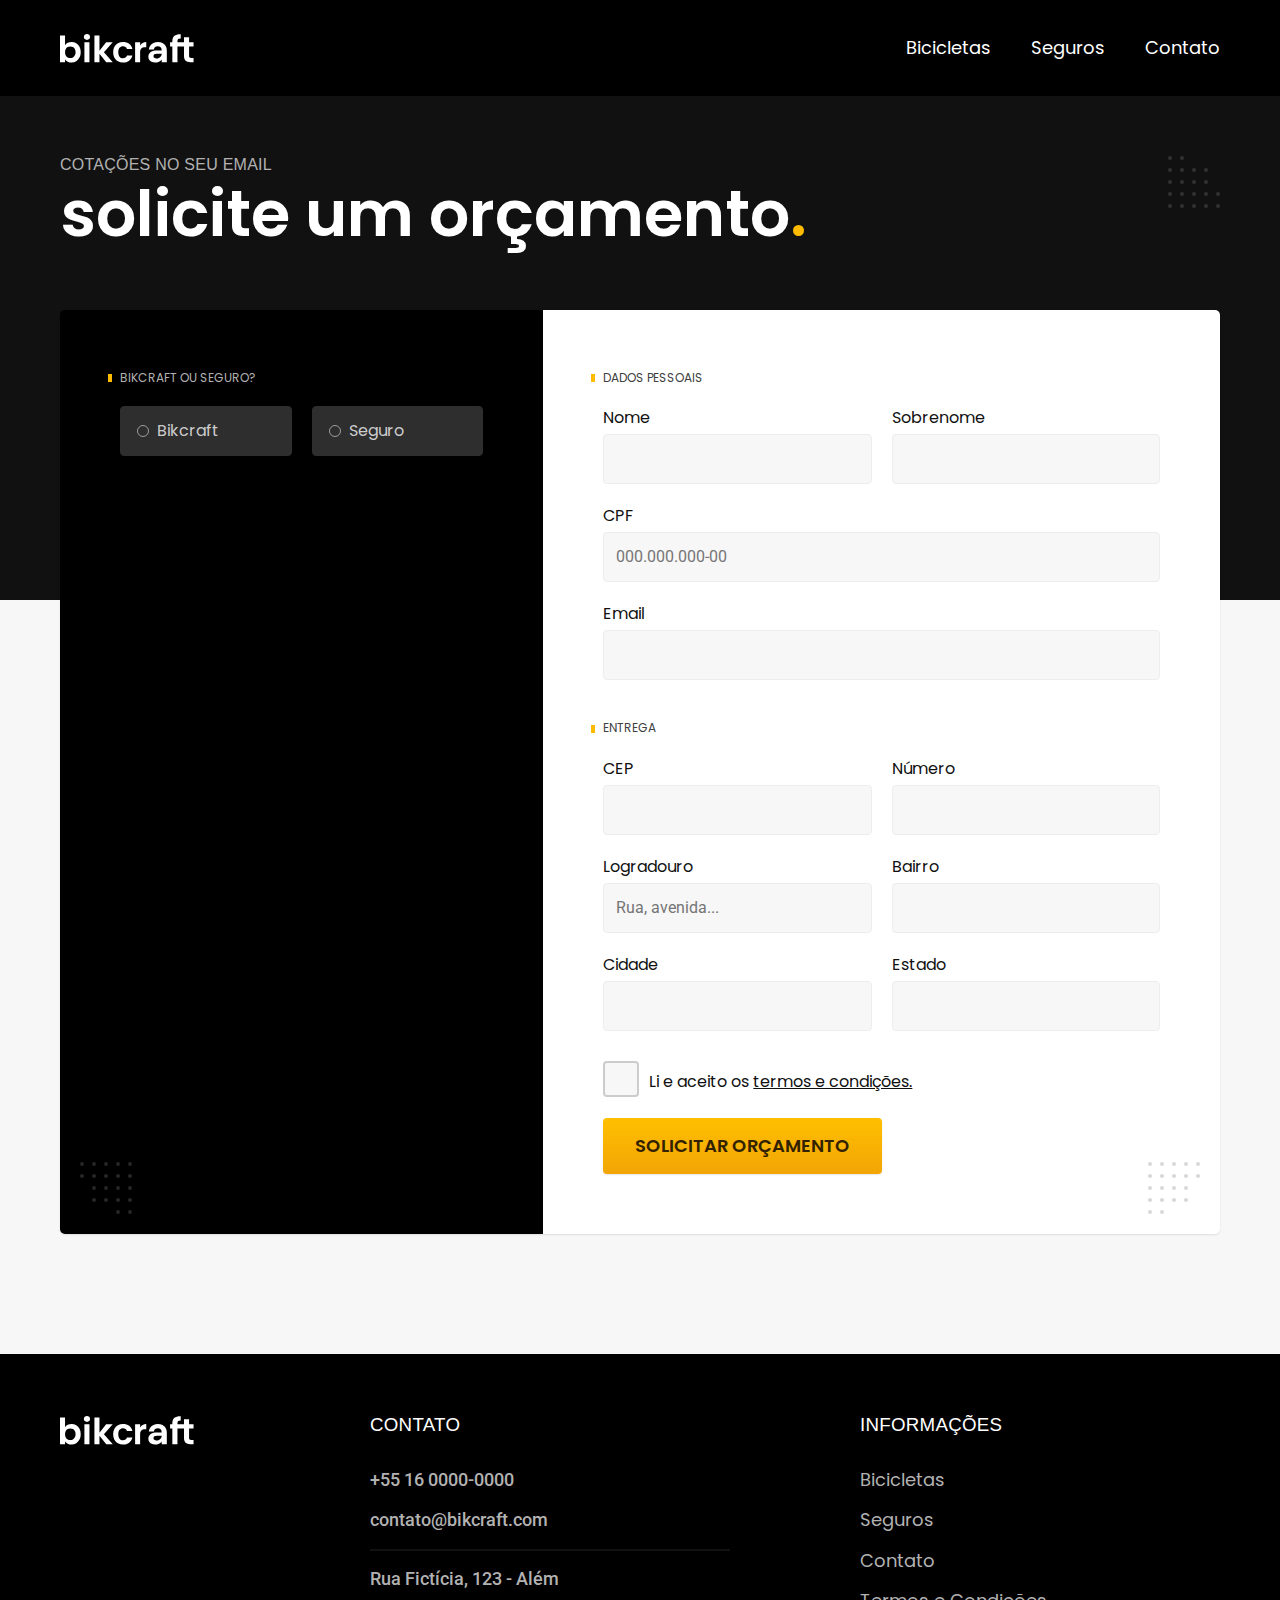
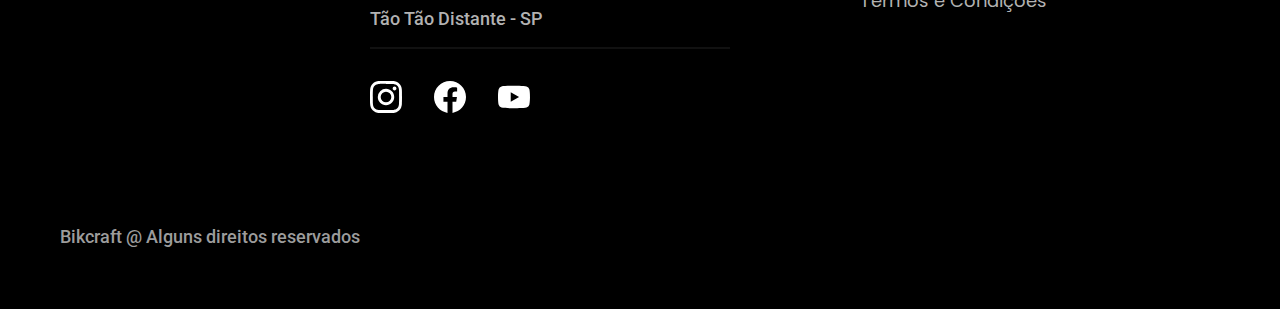
<file: orcamento.html>
<!DOCTYPE html>
<html lang="pt-br">

<head>
  <meta charset="UTF-8">
  <meta name="viewport" content="width=device-width, initial-scale=1.0">
  <meta name="description" content="Faça seu orçamento para comprar sua Bicicletas elétricas de alta precisão e qualidade, feitas sob medida para o cliente. Explore o mundo na sua velocidade com a Bikcraft.">
  <link rel="preload" href="css/style.css" as="style">
  <link rel="stylesheet" href="css/style.css">
  <link rel="preconnect" href="https://fonts.googleapis.com">
  <link rel="preconnect" href="https://fonts.gstatic.com" crossorigin>
  <link href="https://fonts.googleapis.com/css2?family=Poppins:wght@400;600&family=Roboto:wght@400;500&display=swap" rel="stylesheet">
  <link href="https://fonts.googleapis.com/css2?family=Merriweather:ital,wght@1,900&display=swap" rel="stylesheet">
  <title>Orçamento | Bikcraft </title>
</head>

<body id="orcamento">
  <header class="header-bg">
    <div class="header container">
      <a href="./">
        <img src="./img/bikcraft.svg" alt="Bicicleta Bikcraft">
      </a>
      <nav aria-label="primaria">
        <ul class="header-menu font-1-m">
          <li><a class="cor-0" href="bicicletas.html">Bicicletas</a></li>
          <li><a class="cor-0" href="seguros.html">Seguros</a></li>
          <li><a class="cor-0" href="contato.html">Contato</a></li>
        </ul>
      </nav>
    </div>
  </header>

  <main>
    <div class="titulo-bg">
      <div class="titulo container">
        <p class="font-2-l-b cor-5">COTAÇÕES NO SEU EMAIL</p>
        <h1 class="font-1-xxl cor-0">solicite um orçamento<span class="cor-p1">.</span></h1>
      </div>
    </div>

    <form class="orcamento container" action="./">
      <div class="orcamento-produto">
        <h2 class="font-1-xs cor-5">BIKCRAFT OU SEGURO?</h2>

        <input type="radio" name="tipo" value="bikcraft" id="bikcraft">
        <label for="bikcraft">Bikcraft</label>

        <input type="radio" name="tipo" value="seguro" id="seguro">
        <label for="seguro">Seguro</label>

        <div class="orcamento-conteudo" id="orcamento-bikcraft">
          <h2 class="font-1-xs cor-5">Escolha a sua</h2>

          <input type="radio" name="produto" value="nimbus" id="nimbus">
          <label for="nimbus">Nimbus Stark <span>R$ 4999</span></label>
          <div class="orcamento-detalhes">
            <ul class="font-1-xs cor-8">
              <li><img src="./img/icones/eletrica.svg" alt="">Motor Elétrico</li>
              <li><img src="./img/icones/carbono.svg" alt="">Fibra de Carbono</li>
              <li><img src="./img/icones/velocidade.svg" alt="">40 km/h</li>
              <li><img src="./img/icones/rastreador.svg" alt="">Rastreador</li>
            </ul>
            <img src="./img/bicicletas/nimbus.jpg" alt="Bicicleta Preta">
          </div>

          <input type="radio" name="produto" value="magic" id="magic">
          <label for="magic">Magic Might <span>R$ 2499</span></label>
          <div class="orcamento-detalhes">
            <ul class="font-1-xs cor-8">
              <li><img src="./img/icones/eletrica.svg" alt="">Motor Elétrico</li>
              <li><img src="./img/icones/carbono.svg" alt="">Fibra de Carbono</li>
              <li><img src="./img/icones/velocidade.svg" alt="">40 km/h</li>
              <li><img src="./img/icones/rastreador.svg" alt="">Rastreador</li>
            </ul>
            <img src="./img/bicicletas/magic.jpg" alt="Bicicleta Magic">
          </div>

          <input type="radio" name="produto" value="nebula" id="nebula">
          <label for="nebula">Nebula Cosmic <span>R$ 3999</span></label>
          <div class="orcamento-detalhes">
            <ul class="font-1-xs cor-8">
              <li><img src="./img/icones/eletrica.svg" alt="">Motor Elétrico</li>
              <li><img src="./img/icones/carbono.svg" alt="">Fibra de Carbono</li>
              <li><img src="./img/icones/velocidade.svg" alt="">40 km/h</li>
              <li><img src="./img/icones/rastreador.svg" alt="">Rastreador</li>
            </ul>
            <img src="./img/bicicletas/nebula.jpg" alt="Bicicleta Branca">
          </div>
        </div>

        <div class="orcamento-conteudo" id="orcamento-seguro">
          <h2 class="font-1-xs cor-5">Escolha o plano</h2>

          <input type="radio" name="produto" value="prata" id="prata">
          <label for="prata">Prata <span>R$ 199</span></label>

          <input type="radio" name="produto" value="ouro" id="ouro">
          <label for="ouro">Ouro <span>R$ 299</span></label>

        </div>

      </div>
      <div class="orcamento-dados form">
        <h2 class="font-1-xs cor-9 col-2">DADOS PESSOAIS</h2>
        <div>
          <label for="nome">Nome</label>
          <input type="text" id="nome" name="nome">
        </div>
        <div>
          <label for="sobrenome">Sobrenome</label>
          <input type="text" id="sobrenome" name="sobrenome">
        </div>
        <div class="col-2">
          <label for="cpf">CPF</label>
          <input type="text" id="cpf" name="cpf" placeholder="000.000.000-00">
        </div>
        <div class="col-2">
          <label for="email">Email</label>
          <input type="email" id="email" name="email">
        </div>
        <h2 class="font-1-xs cor-9 col-2">entrega</h2>
        <div>
          <label for="cep">CEP</label>
          <input type="text" id="cep" name="cep">
        </div>
        <div>
          <label for="numero">Número</label>
          <input type="text" id="numero" name="numero">
        </div>
        <div>
          <label for="logradouro">Logradouro</label>
          <input type="text" id="Logradouro" name="Logradouro" placeholder="Rua, avenida...">
        </div>
        <div>
          <label for="bairro">Bairro</label>
          <input type="text" id="bairro" name="bairro">
        </div>
        <div>
          <label for="cidade">Cidade</label>
          <input type="text" id="cidade" name="cidade">
        </div>
        <div>
          <label for="estado">Estado</label>
          <input type="text" id="estado" name="estado">
        </div>
        <div class="aceito col-2">
          <input type="checkbox" id="aceite" name="aceite">
          <label for="aceite">Li e aceito os <a href="./termos.html">termos e condições.</a></label>
        </div>
        <button class="botao col-2">SOLICITAR ORÇAMENTO</button>
      </div>
    </form>
  </main>

  <footer class="footer-bg">
    <div class="footer container">
      <img src="img/bikcraft.svg" alt="Logo Bikcraft">
      <div class="footer-contato">
        <h3 class="font-2-l-b cor-0">CONTATO</h3>
        <ul class="font-2-m cor-5">
          <li><a href="tel:+55160000-0000">+55 16 0000-0000</a></li>
          <li><a href="mailto:contato@bikcraft.com">contato@bikcraft.com</a></li>
          <li>Rua Fictícia, 123 - Além</li>
          <li>Tão Tão Distante - SP</li>
        </ul>
        <div class="footer-redes">
          <a href="./">
            <img src="./img/redes/instagram.svg" alt="Instagram">
          </a>
          <a href="./">
            <img src="./img/redes/facebook.svg" alt="Facebook">
          </a>
          <a href="./">
            <img src="./img/redes/youtube.svg" alt="Youtube">
          </a>
        </div>
      </div>

      <div class="footer-informacoes">
        <h3 class="font-2-l-b cor-0">INFORMAÇÕES</h3>
        <nav>
          <ul class="font-1-m cor-5">
            <li><a href="./bicicletas.html">Bicicletas</a></li>
            <li><a href="./seguros.html">Seguros</a></li>
            <li><a href="./contato.html">Contato</a></li>
            <li><a href="./termos.html">Termos e Condições</a></li>
          </ul>
        </nav>
      </div>
      <p class="footer-copy font-2-m cor-6">Bikcraft @ Alguns direitos reservados</p>
    </div>
  </footer>
</body>

</html>
</file>
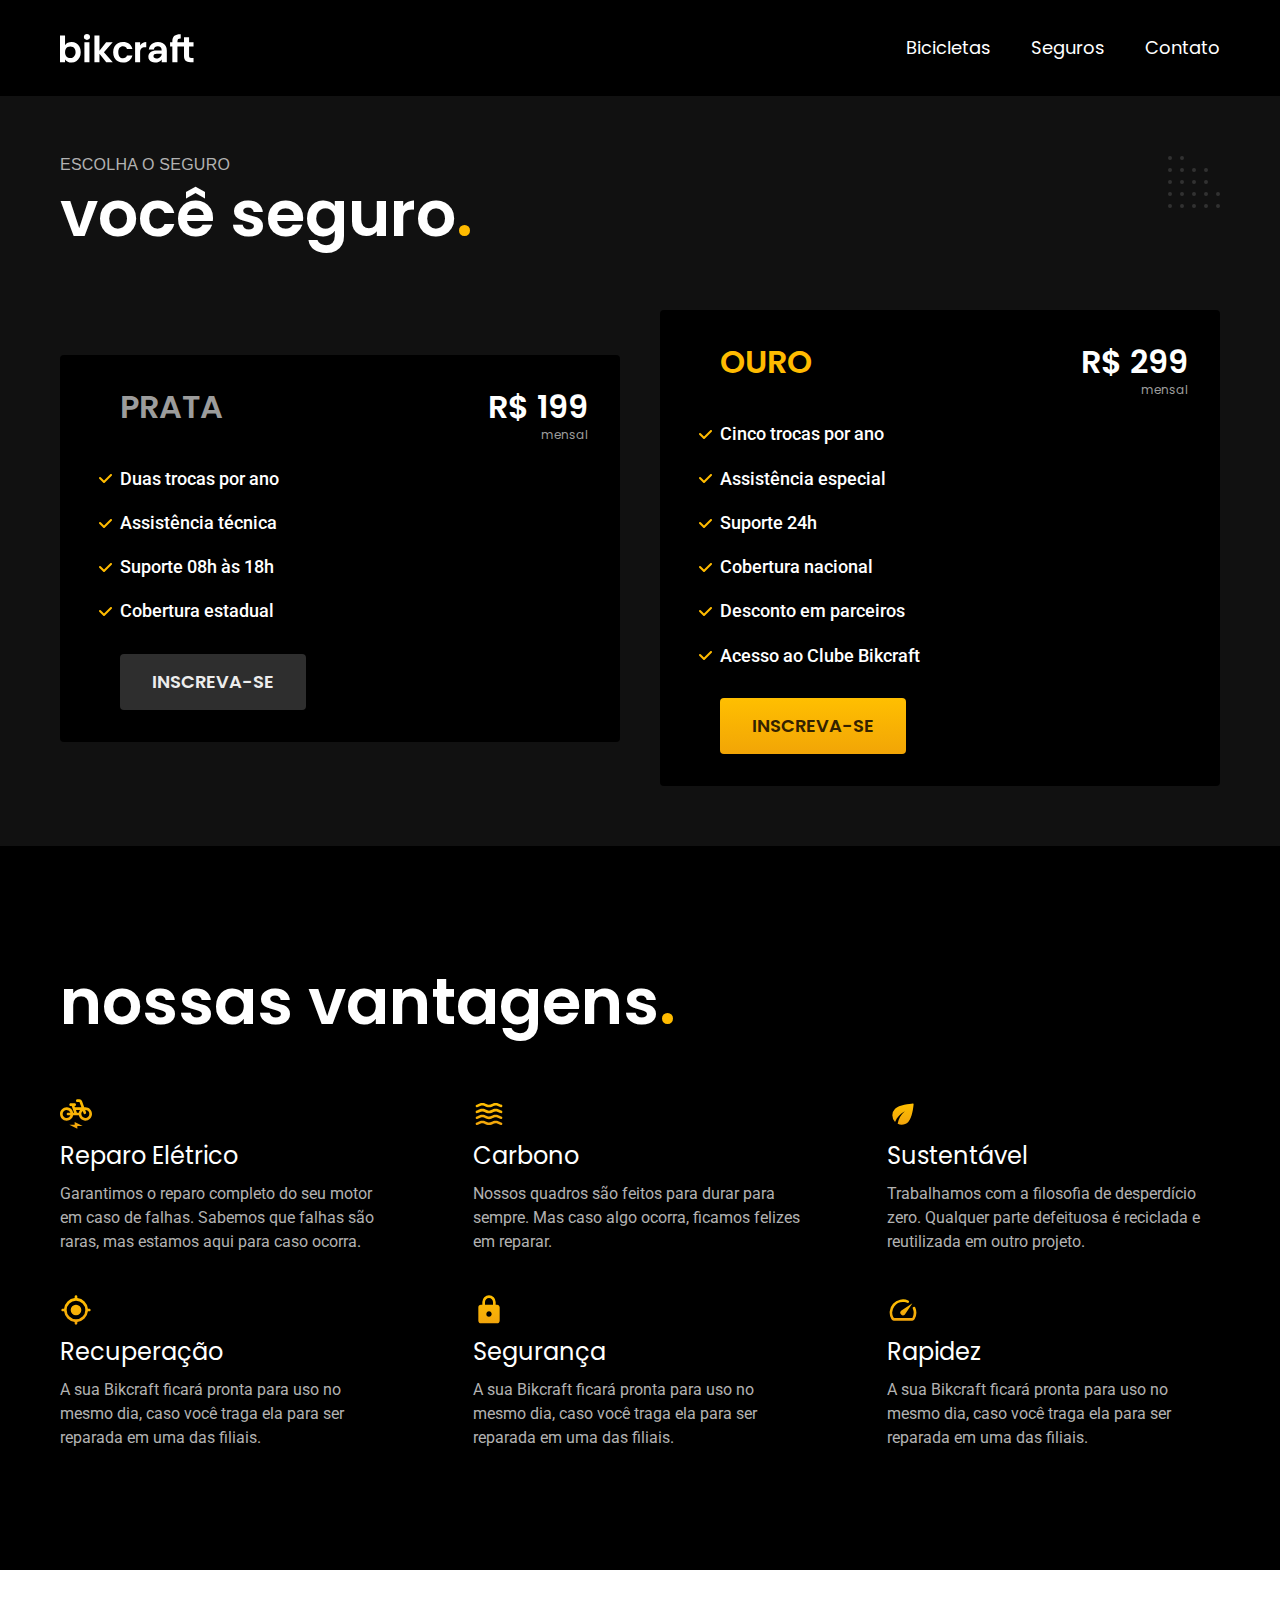
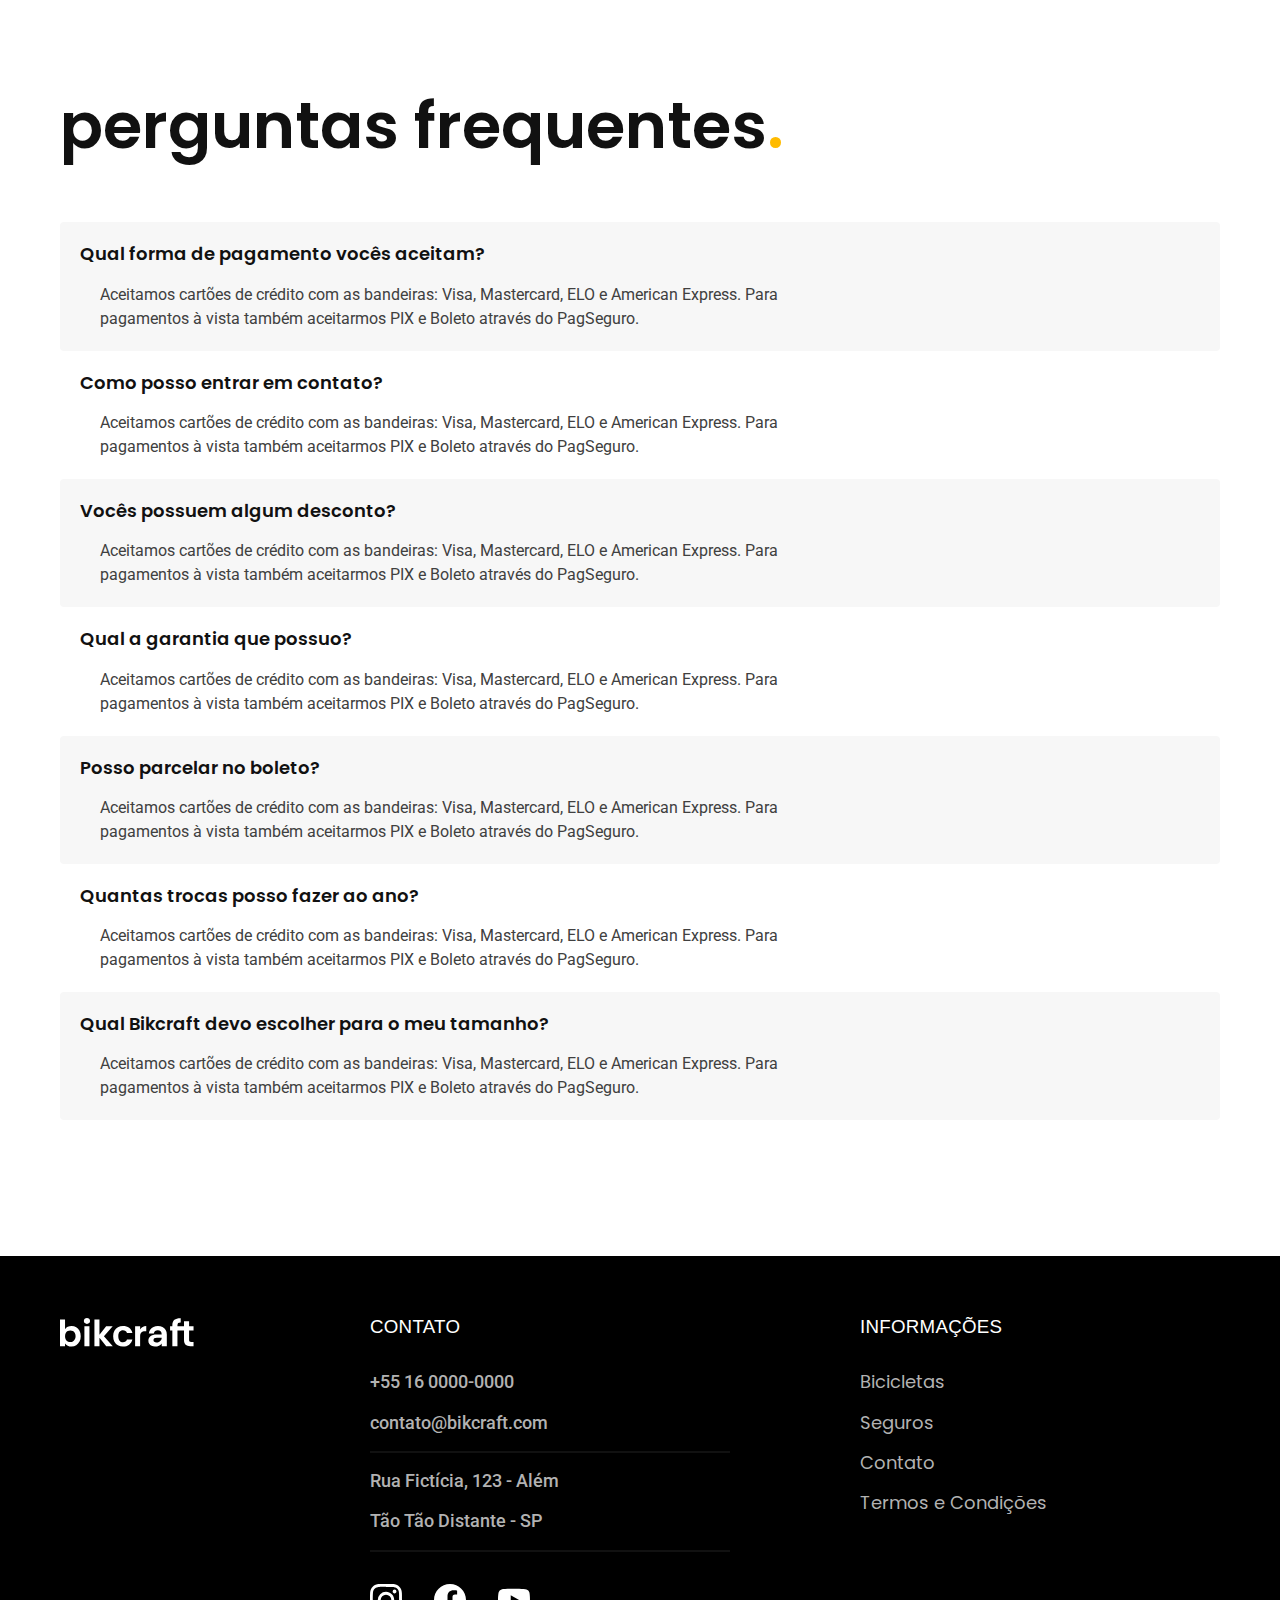
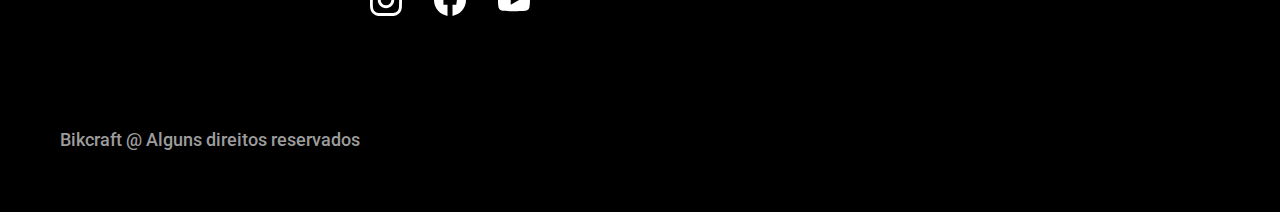
<file: seguros.html>
<!DOCTYPE html>
<html lang="pt-br">

<head>
  <meta charset="UTF-8">
  <meta name="viewport" content="width=device-width, initial-scale=1.0">
  <meta name="description" content="Planos de Seguros para escolher na sua Bikcraft, pedale com seguarança e confiança">
  <link rel="preload" href="css/style.css" as="style">
  <link rel="stylesheet" href="css/style.css">
  <link rel="preconnect" href="https://fonts.googleapis.com">
  <link rel="preconnect" href="https://fonts.gstatic.com" crossorigin>
  <link href="https://fonts.googleapis.com/css2?family=Poppins:wght@400;600&family=Roboto:wght@400;500&display=swap" rel="stylesheet">
  <link href="https://fonts.googleapis.com/css2?family=Merriweather:ital,wght@1,900&display=swap" rel="stylesheet">
  <title>Seguros | Bikcraft </title>
</head>

<body id="seguros">

  <header class="header-bg">
    <div class="header container">
      <a href="./">
        <img src="./img/bikcraft.svg" alt="Bicicleta Bikcraft">
      </a>
      <nav aria-label="primaria">
        <ul class="header-menu font-1-m">
          <li><a class="cor-0" href="bicicletas.html">Bicicletas</a></li>
          <li><a class="cor-0" href="seguros.html">Seguros</a></li>
          <li><a class="cor-0" href="contato.html">Contato</a></li>
        </ul>
      </nav>
    </div>
  </header>

  <main class="seguros-bg">
    <div class="titulo-bg">
      <div class="titulo container">
        <p class="font-2-l-b cor-5">Escolha o seguro</p>
        <h1 class="font-1-xxl cor-0">você seguro<span class="cor-p1">.</span></h1>
      </div>
    </div>

    <div class="seguros container">
      <div class="seguros-div">
        <h3 class="font-1-xl cor-6">PRATA</h3>
        <span class="font-1-xl cor-0">R$ 199<span class="font-1-xs cor-6">mensal</span></span>
        <ul class="font-2-m cor-0">
          <li>Duas trocas por ano</li>
          <li>Assistência técnica</li>
          <li>Suporte 08h às 18h</li>
          <li>Cobertura estadual</li>
        </ul>
        <a class="botao secundario" href="./orcamento.html">INSCREVA-SE</a>
      </div>

      <div class="seguros-div">
        <h3 class="font-1-xl cor-p1">OURO</h3>
        <span class="font-1-xl cor-0">R$ 299<span class="font-1-xs cor-6">mensal</span></span>
        <ul class="font-2-m cor-0">
          <li>Cinco trocas por ano</li>
          <li>Assistência especial</li>
          <li>Suporte 24h</li>
          <li>Cobertura nacional</li>
          <li>Desconto em parceiros</li>
          <li>Acesso ao Clube Bikcraft</li>
        </ul>
        <a class="botao" href="orcamento.html">INSCREVA-SE</a>
      </div>
    </div>
  </main>

  <article class="vantagens-bg">
    <div class="vantagens container">
      <h2 class="font-1-xxl cor-0">nossas vantagens<span class="cor-p1">.</span></h2>
      <ul>
        <li>
          <img src="./img/icones/eletrica.svg" alt="">
          <h3 class="font-1-l cor-0">Reparo Elétrico</h3>
          <p class="font-2-s cor-5">Garantimos o reparo completo do seu motor em caso de falhas. Sabemos que falhas são raras, mas estamos aqui para caso ocorra.</p>
        </li>

        <li>
          <img src="./img/icones/carbono.svg" alt="">
          <h3 class="font-1-l cor-0">Carbono</h3>
          <p class="font-2-s cor-5">Nossos quadros são feitos para durar para sempre. Mas caso algo ocorra, ficamos felizes em reparar.</p>
        </li>

        <li>
          <img src="./img/icones/sustentavel.svg" alt="">
          <h3 class="font-1-l cor-0">Sustentável</h3>
          <p class="font-2-s cor-5">Trabalhamos com a filosofia de desperdício zero. Qualquer parte defeituosa é reciclada e reutilizada em outro projeto.</p>
        </li>

        <li>
          <img src="./img/icones/rastreador.svg" alt="">
          <h3 class="font-1-l cor-0">Recuperação</h3>
          <p class="font-2-s cor-5">A sua Bikcraft ficará pronta para uso no mesmo dia, caso você traga ela para ser reparada em uma das filiais.</p>
        </li>

        <li>
          <img src="./img/icones/seguro.svg" alt="">
          <h3 class="font-1-l cor-0">Segurança</h3>
          <p class="font-2-s cor-5">A sua Bikcraft ficará pronta para uso no mesmo dia, caso você traga ela para ser reparada em uma das filiais.</p>
        </li>

        <li>
          <img src="./img/icones/velocidade.svg" alt="">
          <h3 class="font-1-l cor-0">Rapidez</h3>
          <p class="font-2-s cor-5">A sua Bikcraft ficará pronta para uso no mesmo dia, caso você traga ela para ser reparada em uma das filiais.</p>
        </li>
      </ul>
  </article>

  <article class="perguntas container">
    <h2 class="font-1-xxl">perguntas frequentes<span class="cor-p1">.</span></h2>
    <dl>
      <div>
        <dt class="font-1-m-b">Qual forma de pagamento vocês aceitam?</dt>
        <dd class="font-2-s cor-9">Aceitamos cartões de crédito com as bandeiras: Visa, Mastercard, ELO e American Express. Para pagamentos à vista também aceitarmos PIX e Boleto através do PagSeguro.</dd>
      </div>
      <div>
        <dt class="font-1-m-b">Como posso entrar em contato?</dt>
        <dd class="font-2-s cor-9">Aceitamos cartões de crédito com as bandeiras: Visa, Mastercard, ELO e American Express. Para pagamentos à vista também aceitarmos PIX e Boleto através do PagSeguro.</dd>
      </div>
      <div>
        <dt class="font-1-m-b">Vocês possuem algum desconto?</dt>
        <dd class="font-2-s cor-9">Aceitamos cartões de crédito com as bandeiras: Visa, Mastercard, ELO e American Express. Para pagamentos à vista também aceitarmos PIX e Boleto através do PagSeguro.</dd>
      </div>
      <div>
        <dt class="font-1-m-b">Qual a garantia que possuo?</dt>
        <dd class="font-2-s cor-9">Aceitamos cartões de crédito com as bandeiras: Visa, Mastercard, ELO e American Express. Para pagamentos à vista também aceitarmos PIX e Boleto através do PagSeguro.</dd>
      </div>
      <div>
        <dt class="font-1-m-b">Posso parcelar no boleto?</dt>
        <dd class="font-2-s cor-9">Aceitamos cartões de crédito com as bandeiras: Visa, Mastercard, ELO e American Express. Para pagamentos à vista também aceitarmos PIX e Boleto através do PagSeguro.</dd>
      </div>
      <div>
        <dt class="font-1-m-b">Quantas trocas posso fazer ao ano?</dt>
        <dd class="font-2-s cor-9">Aceitamos cartões de crédito com as bandeiras: Visa, Mastercard, ELO e American Express. Para pagamentos à vista também aceitarmos PIX e Boleto através do PagSeguro.</dd>
      </div>
      <div>
        <dt class="font-1-m-b">Qual Bikcraft devo escolher para o meu tamanho?</dt>
        <dd class="font-2-s cor-9">Aceitamos cartões de crédito com as bandeiras: Visa, Mastercard, ELO e American Express. Para pagamentos à vista também aceitarmos PIX e Boleto através do PagSeguro.</dd>
      </div>
    </dl>
  </article>


  <footer class="footer-bg">
    <div class="footer container">
      <img src="img/bikcraft.svg" alt="Logo Bikcraft">
      <div class="footer-contato">
        <h3 class="font-2-l-b cor-0">CONTATO</h3>
        <ul class="font-2-m cor-5">
          <li><a href="tel:+55160000-0000">+55 16 0000-0000</a></li>
          <li><a href="mailto:contato@bikcraft.com">contato@bikcraft.com</a></li>
          <li>Rua Fictícia, 123 - Além</li>
          <li>Tão Tão Distante - SP</li>
        </ul>
        <div class="footer-redes">
          <a href="./">
            <img src="./img/redes/instagram.svg" alt="Instagram">
          </a>
          <a href="./">
            <img src="./img/redes/facebook.svg" alt="Facebook">
          </a>
          <a href="./">
            <img src="./img/redes/youtube.svg" alt="Youtube">
          </a>
        </div>
      </div>

      <div class="footer-informacoes">
        <h3 class="font-2-l-b cor-0">INFORMAÇÕES</h3>
        <nav>
          <ul class="font-1-m cor-5">
            <li><a href="./bicicletas.html">Bicicletas</a></li>
            <li><a href="./seguros.html">Seguros</a></li>
            <li><a href="./contato.html">Contato</a></li>
            <li><a href="./termos.html">Termos e Condições</a></li>
          </ul>
        </nav>
      </div>
      <p class="footer-copy font-2-m cor-6">Bikcraft @ Alguns direitos reservados</p>
    </div>
  </footer>
</body>

</html>
</body>
</file>
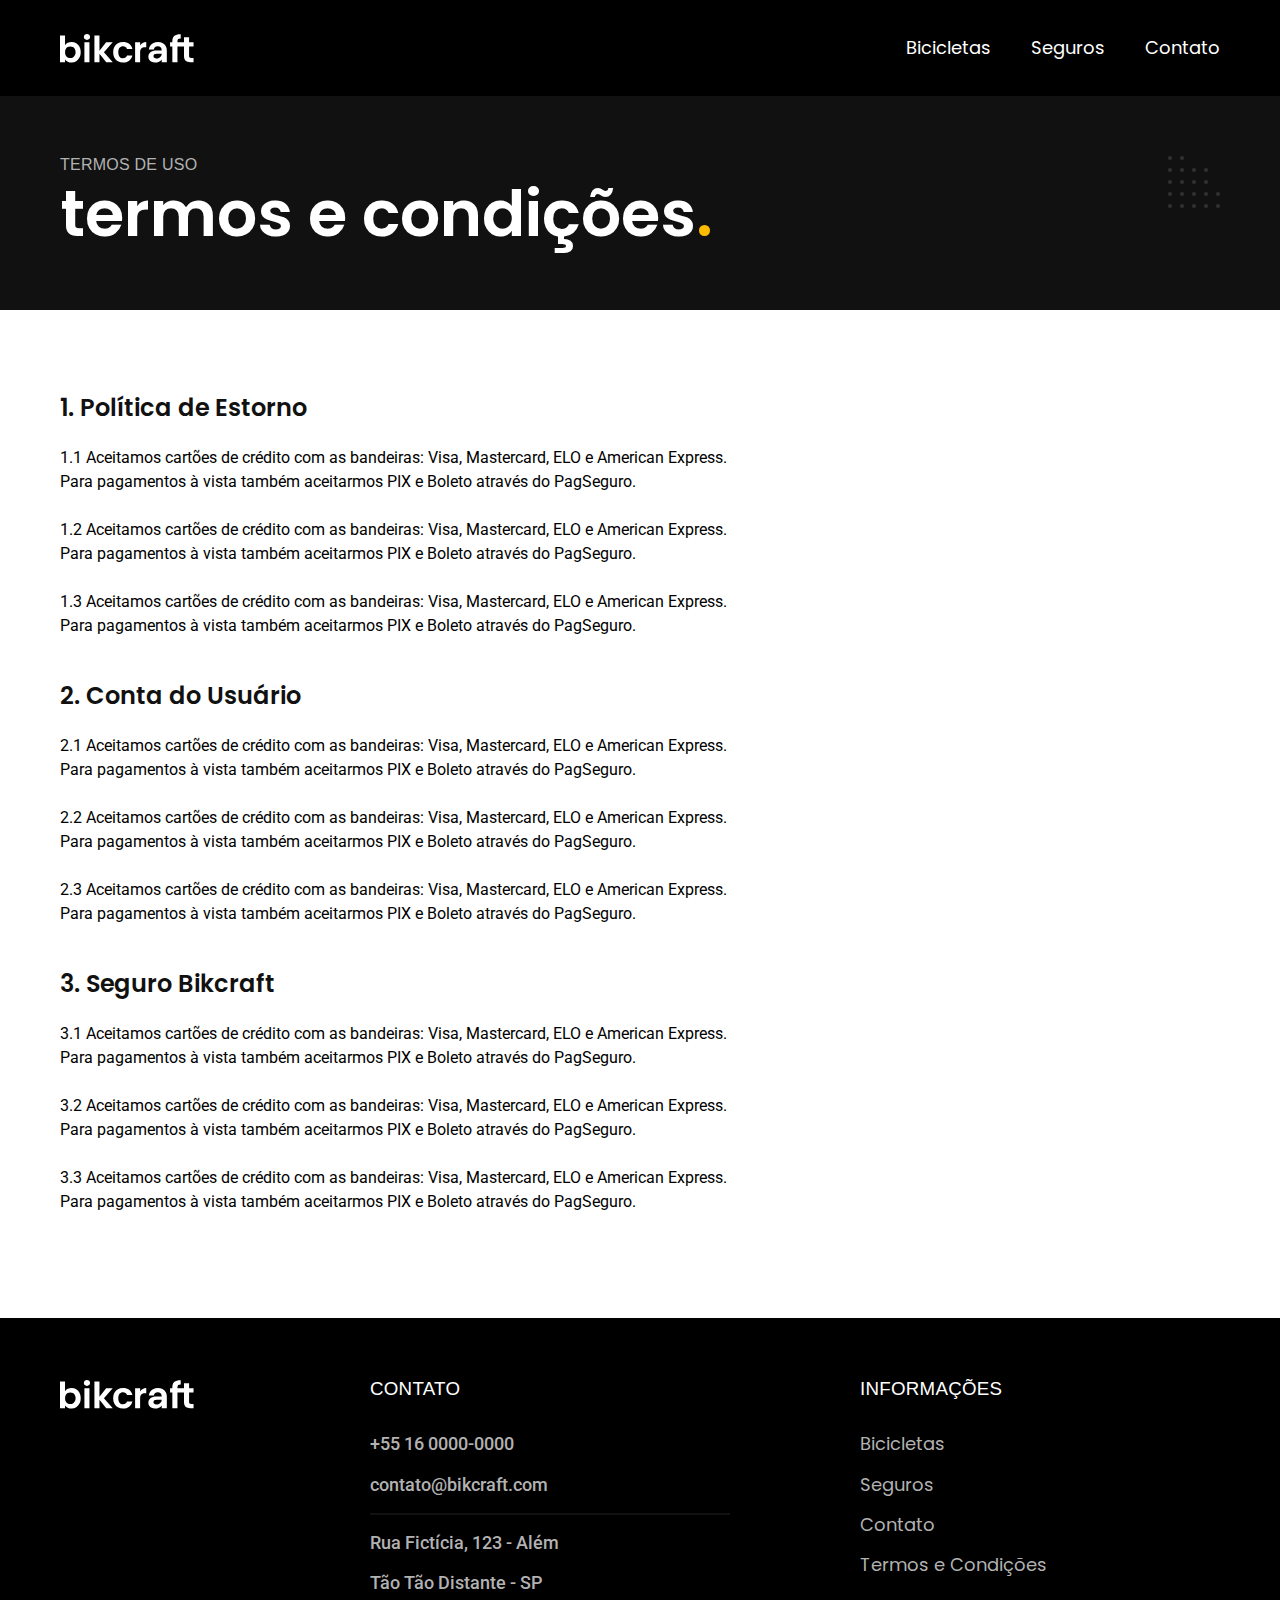
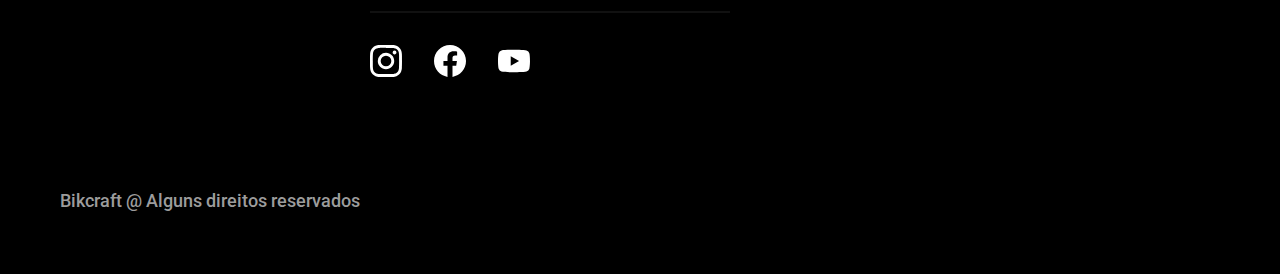
<file: termos.html>
<!DOCTYPE html>
<html lang="pt-br">

<head>
  <meta charset="UTF-8">
  <meta name="viewport" content="width=device-width, initial-scale=1.0">
  <meta name="description" content="Termos e Condições para comprar sua Bicicletas elétricas de alta precisão e qualidade, feitas sob medida para o cliente. Explore o mundo na sua velocidade com a Bikcraft.">
  <link rel="preload" href="css/style.css" as="style">
  <link rel="stylesheet" href="css/style.css">
  <link rel="preconnect" href="https://fonts.googleapis.com">
  <link rel="preconnect" href="https://fonts.gstatic.com" crossorigin>
  <link href="https://fonts.googleapis.com/css2?family=Poppins:wght@400;600&family=Roboto:wght@400;500&display=swap" rel="stylesheet">
  <link href="https://fonts.googleapis.com/css2?family=Merriweather:ital,wght@1,900&display=swap" rel="stylesheet">
  <title>Termos e Condições | Bikcraft </title>
</head>

<body id="termos">
  <header class="header-bg">
    <div class="header container">
      <a href="./">
        <img src="./img/bikcraft.svg" alt="Bicicleta Bikcraft">
      </a>
      <nav aria-label="primaria">
        <ul class="header-menu font-1-m">
          <li><a class="cor-0" href="bicicletas.html">Bicicletas</a></li>
          <li><a class="cor-0" href="seguros.html">Seguros</a></li>
          <li><a class="cor-0" href="contato.html">Contato</a></li>
        </ul>
      </nav>
    </div>
  </header>

  <main>
    <div class="titulo-bg">
      <div class="titulo container">
        <p class="font-2-l-b cor-5">TERMOS DE USO</p>
        <h1 class="font-1-xxl cor-0">termos e condições<span class="cor-p1">.</span></h1>
      </div>
    </div>

    <div>
      <div class="termos font-2-s cor-10 container">
        <h2 class="font-1-l cor-11">1. Política de Estorno</h2>
        <p>1.1 Aceitamos cartões de crédito com as bandeiras: Visa, Mastercard, ELO e American Express. Para pagamentos à vista também aceitarmos PIX e Boleto através do PagSeguro.</p>
        <p>1.2 Aceitamos cartões de crédito com as bandeiras: Visa, Mastercard, ELO e American Express. Para pagamentos à vista também aceitarmos PIX e Boleto através do PagSeguro.</p>
        <p>1.3 Aceitamos cartões de crédito com as bandeiras: Visa, Mastercard, ELO e American Express. Para pagamentos à vista também aceitarmos PIX e Boleto através do PagSeguro.</p>

        <h2 class="font-1-l cor-11">2. Conta do Usuário</h2>
        <p>
          2.1 Aceitamos cartões de crédito com as bandeiras: Visa, Mastercard, ELO e American Express. Para pagamentos à vista também aceitarmos PIX e Boleto através do PagSeguro.
        </p>
        <p>
          2.2 Aceitamos cartões de crédito com as bandeiras: Visa, Mastercard, ELO e American Express. Para pagamentos à vista também aceitarmos PIX e Boleto através do PagSeguro.
        </p>
        <p>
          2.3 Aceitamos cartões de crédito com as bandeiras: Visa, Mastercard, ELO e American Express. Para pagamentos à vista também aceitarmos PIX e Boleto através do PagSeguro.
        </p>

        <h2 class="font-1-l cor-11">3. Seguro Bikcraft</h2>
        <p>
          3.1 Aceitamos cartões de crédito com as bandeiras: Visa, Mastercard, ELO e American Express. Para pagamentos à vista também aceitarmos PIX e Boleto através do PagSeguro.
        </p>
        <p>
          3.2 Aceitamos cartões de crédito com as bandeiras: Visa, Mastercard, ELO e American Express. Para pagamentos à vista também aceitarmos PIX e Boleto através do PagSeguro.
        </p>
        <p>
          3.3 Aceitamos cartões de crédito com as bandeiras: Visa, Mastercard, ELO e American Express. Para pagamentos à vista também aceitarmos PIX e Boleto através do PagSeguro.
        </p>
      </div>
    </div>


  </main>

  <footer class="footer-bg">
    <div class="footer container">
      <img src="img/bikcraft.svg" alt="Logo Bikcraft">
      <div class="footer-contato">
        <h3 class="font-2-l-b cor-0">CONTATO</h3>
        <ul class="font-2-m cor-5">
          <li><a href="tel:+55160000-0000">+55 16 0000-0000</a></li>
          <li><a href="mailto:contato@bikcraft.com">contato@bikcraft.com</a></li>
          <li>Rua Fictícia, 123 - Além</li>
          <li>Tão Tão Distante - SP</li>
        </ul>
        <div class="footer-redes">
          <a href="./">
            <img src="./img/redes/instagram.svg" alt="Instagram">
          </a>
          <a href="./">
            <img src="./img/redes/facebook.svg" alt="Facebook">
          </a>
          <a href="./">
            <img src="./img/redes/youtube.svg" alt="Youtube">
          </a>
        </div>
      </div>

      <div class="footer-informacoes">
        <h3 class="font-2-l-b cor-0">INFORMAÇÕES</h3>
        <nav>
          <ul class="font-1-m cor-5">
            <li><a href="./bicicletas.html">Bicicletas</a></li>
            <li><a href="./seguros.html">Seguros</a></li>
            <li><a href="./contato.html">Contato</a></li>
            <li><a href="./termos.html">Termos e Condições</a></li>
          </ul>
        </nav>
      </div>
      <p class="footer-copy font-2-m cor-6">Bikcraft @ Alguns direitos reservados</p>
    </div>
  </footer>
</body>

</html>
</file>
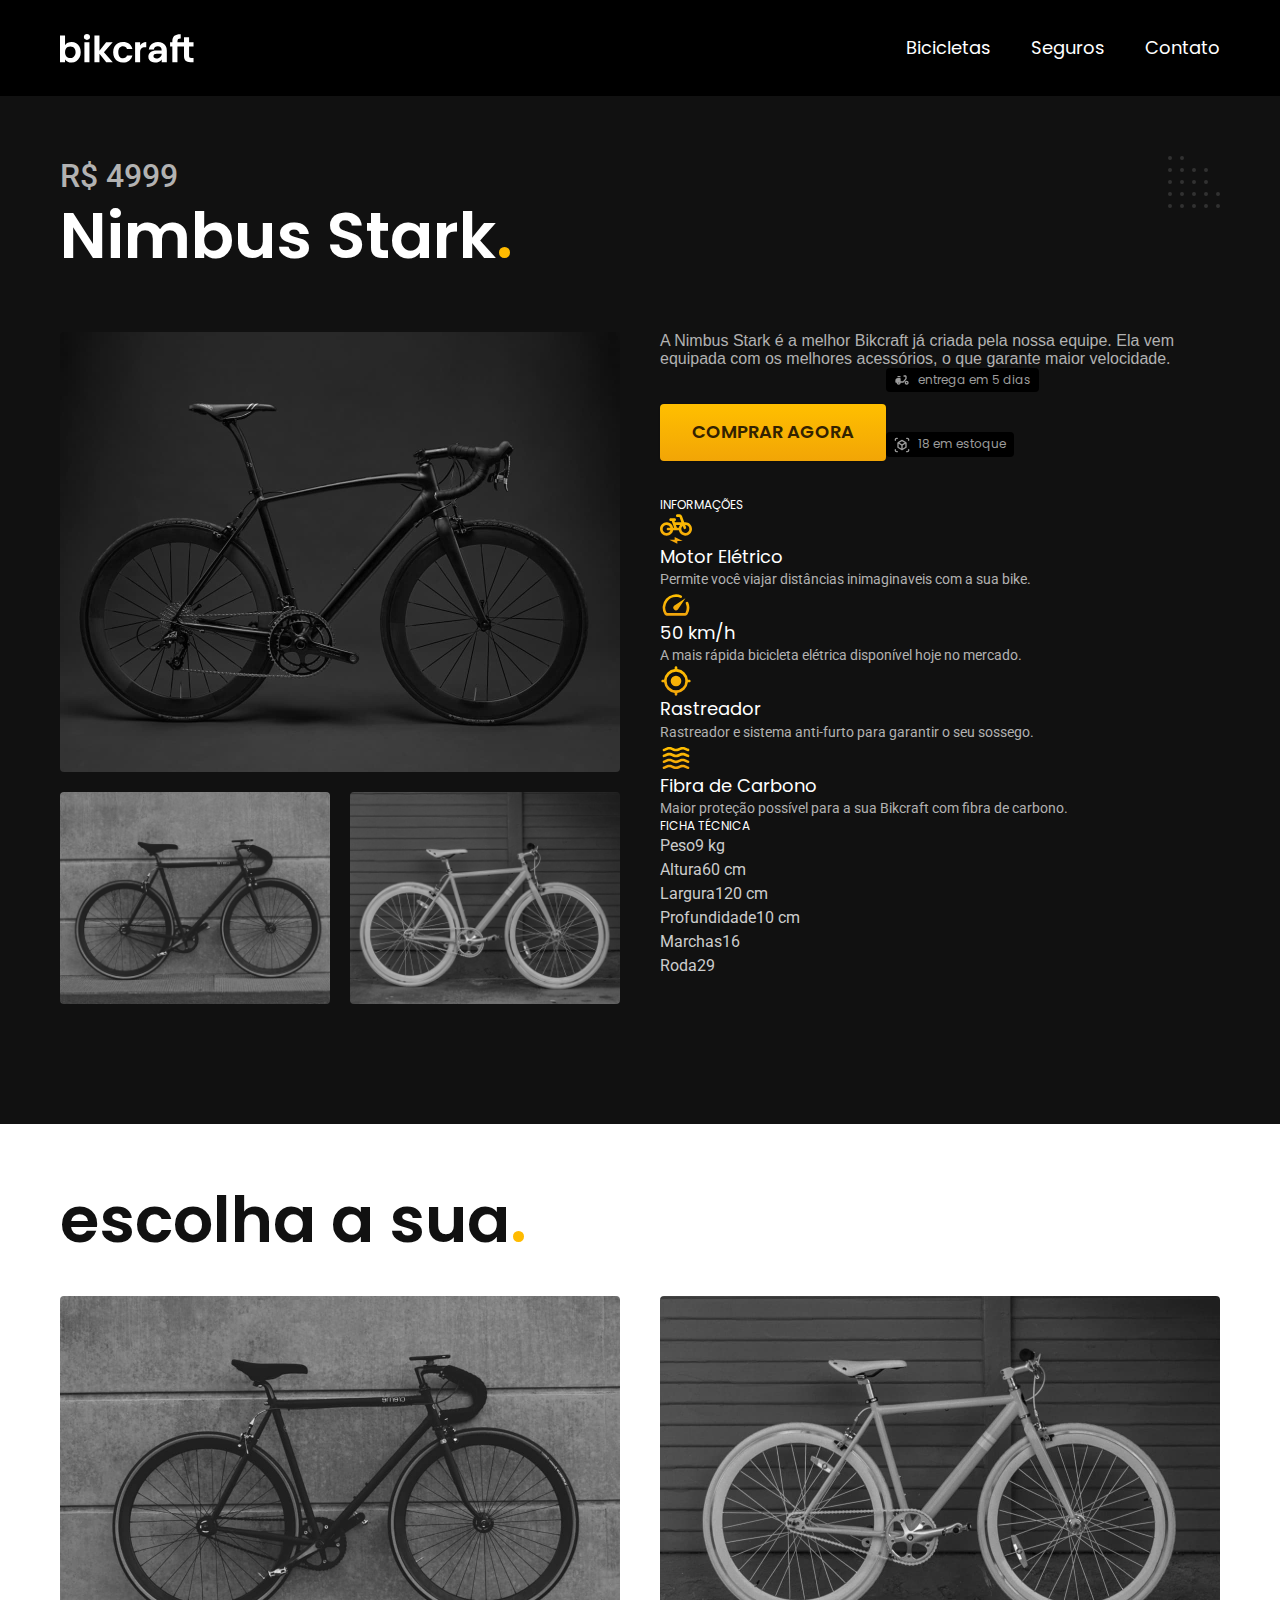
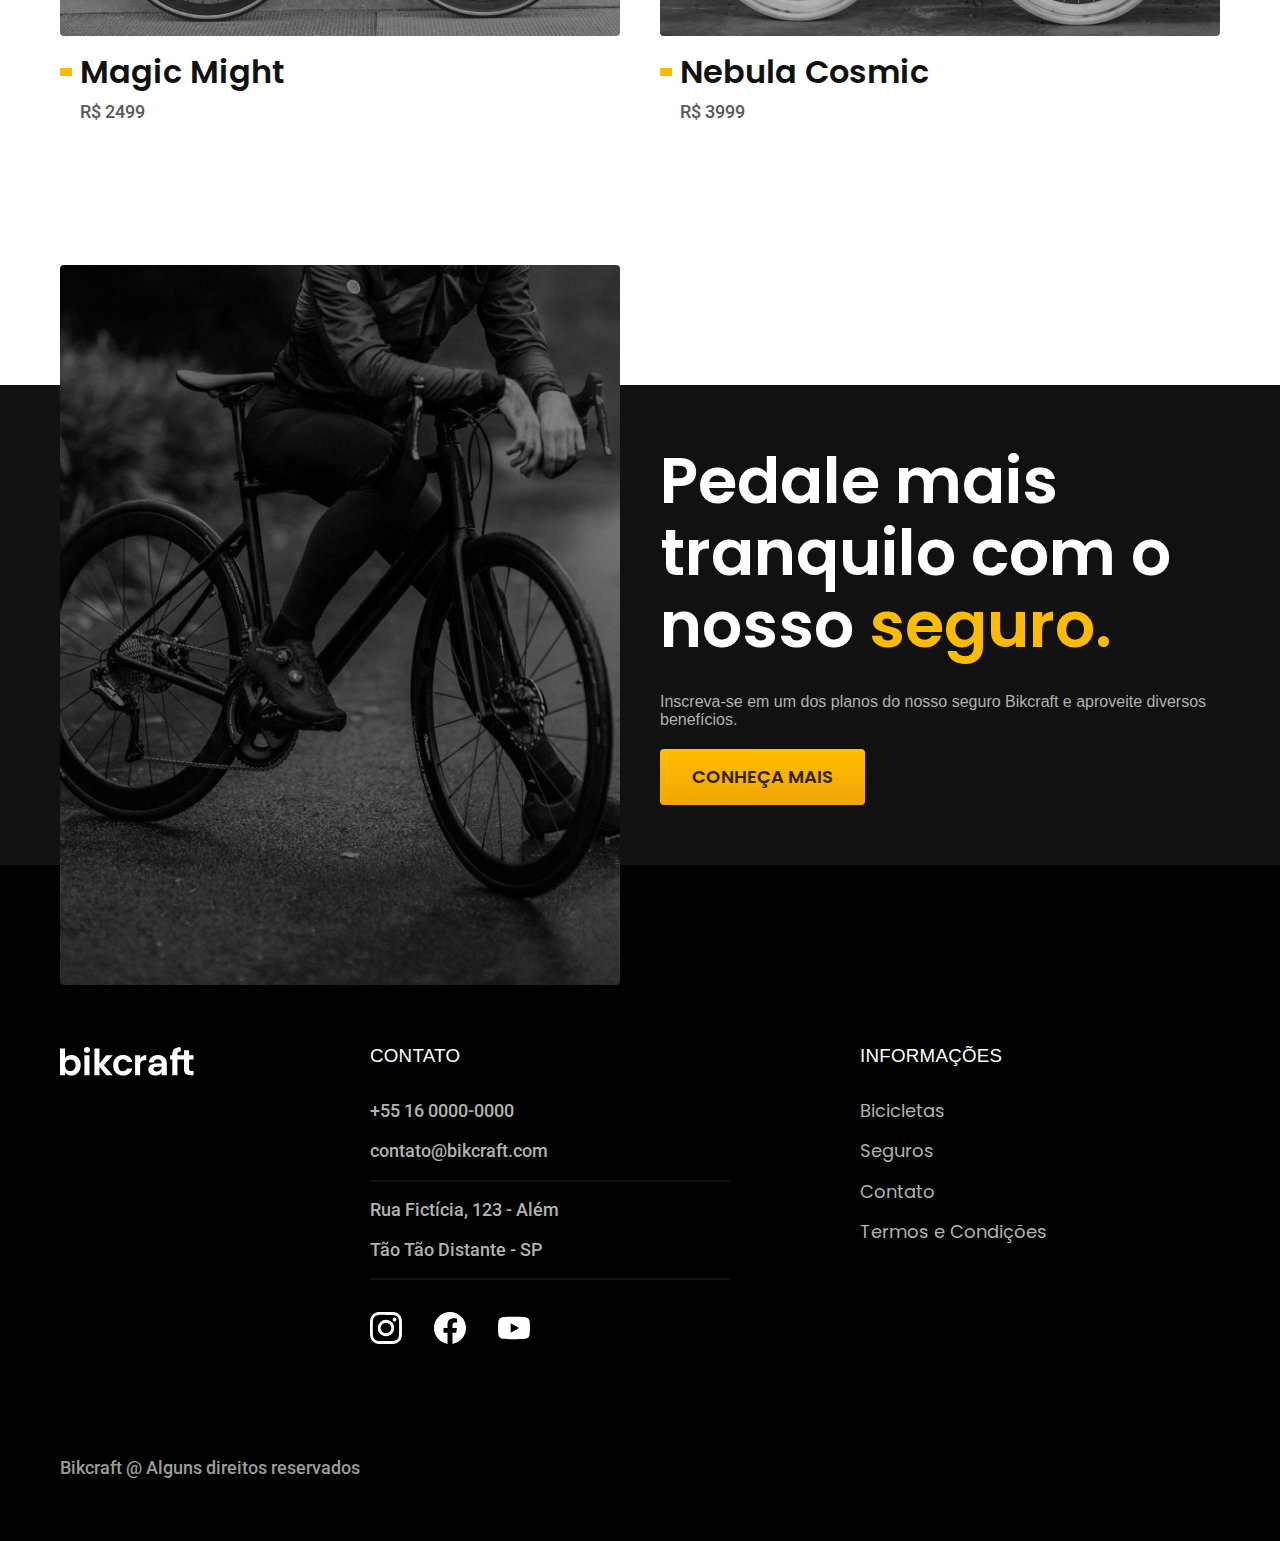
<file: bicicletas/nimbus.html>
<!DOCTYPE html>
<html lang="pt-br">

<head>
  <meta charset="UTF-8">
  <meta name="viewport" content="width=device-width, initial-scale=1.0">
  <meta name="description" content="Compre sua Bicicletas elétricas de alta precisão e qualidade, feitas sob medida para o cliente. Explore o mundo na sua velocidade com a Bikcraft.">
  <link rel="stylesheet" href="/css/style.css">
  <link rel="preconnect" href="https://fonts.googleapis.com">
  <link rel="preconnect" href="https://fonts.gstatic.com" crossorigin>
  <link href="https://fonts.googleapis.com/css2?family=Poppins:wght@400;600&family=Roboto:wght@400;500&display=swap" rel="stylesheet">
  <link href="https://fonts.googleapis.com/css2?family=Merriweather:ital,wght@1,900&display=swap" rel="stylesheet">
  <title>Nimbus | Bikcraft </title>
</head>

<body id="nimbus">
  <header class="header-bg">
    <div class="header container">
      <a href="../">
        <img src="../img/bikcraft.svg" alt="Bicicleta Bikcraft">
      </a>
      <nav aria-label="primaria">
        <ul class="header-menu font-1-m">
          <li><a class="cor-0" href="../bicicletas.html">Bicicletas</a></li>
          <li><a class="cor-0" href="../seguros.html">Seguros</a></li>
          <li><a class="cor-0" href="../contato.html">Contato</a></li>
        </ul>
      </nav>
    </div>
  </header>

  <main class="titulo-bg">
    <div>
      <div class="titulo container">
        <p class="font-2-xl cor-5">R$ 4999</p>
        <h1 class="font-1-xxl cor-0">Nimbus Stark<span class="cor-p1">.</span></h1>
      </div>
    </div>
    <div class="bicicleta container">
      <div class="bicicleta-imagens">
        <img src="../img/bicicleta/nimbus1.jpg" alt="">
        <img src="../img/bicicleta/nimbus2.jpg" alt="">
        <img src="../img/bicicleta/nimbus3.jpg" alt="">
      </div>
      <div class="bicicleta-conteudo2">
        <p class="font-2-l cor-5">A Nimbus Stark é a melhor Bikcraft já criada pela nossa equipe. Ela vem equipada com os melhores acessórios, o que garante maior velocidade.</p>
        <div class="bicicleta-comprar">
          <a class="botao" href="../orcamento.html">COMPRAR AGORA</a>
          <span class="font-1-xs cor-6"><img src="../img/icones/entrega.svg" alt="">entrega em 5 dias</span>
          <span class="font-1-xs cor-6"><img src="../img/icones/estoque.svg" alt="">18 em estoque</span>
        </div>

        <h2 class="font-1-xs cor-0">INFORMAÇÕES</h2>
        <ul class="bicicleta-informacoes">
          <li>
            <img src="../img/icones/eletrica.svg" alt="">
            <h3 class="font-1-m cor-0">Motor Elétrico</h3>
            <p class="font-2-xs cor-5">Permite você viajar distâncias inimaginaveis com a sua bike.</p>
          </li>
          <li>
            <img src="../img/icones/velocidade.svg" alt="">
            <h3 class="font-1-m cor-0">50 km/h</h3>
            <p class="font-2-xs cor-5">A mais rápida bicicleta elétrica disponível hoje no mercado.</p>
          </li>
          <li>
            <img src="../img/icones/rastreador.svg" alt="">
            <h3 class="font-1-m cor-0">Rastreador</h3>
            <p class="font-2-xs cor-5">Rastreador e sistema anti-furto para garantir o seu sossego.</p>
          </li>
          <li>
            <img src="../img/icones/carbono.svg" alt="">
            <h3 class="font-1-m cor-0">Fibra de Carbono</h3>
            <p class="font-2-xs cor-5">Maior proteção possível para a sua Bikcraft com fibra de carbono.</p>
          </li>
        </ul>
        <h2 class="font-1-xs cor-0">FICHA TÉCNICA</h2>
        <ul class="bicicleta-ficha font-2-s cor-4">
          <li>Peso<span>9 kg</span></li>
          <li>Altura<span>60 cm</span></li>
          <li>Largura<span>120 cm</span></li>
          <li>Profundidade<span>10 cm</span></li>
          <li>Marchas<span>16</span></li>
          <li>Roda<span>29</span></li>
        </ul>
      </div>
    </div>
  </main>

  <article class="bicicletas-lista container">
    <h2 class="font-1-xxl">escolha a sua<span class="cor-p1">.</span></h2>
    <ul>
      <li>
        <a href="./magic.html">
          <img src="../img/bicicletas/magic.jpg" alt="Bicicleta Preta">
          <h3 class="font-1-xl">Magic Might</h3>
          <span class="font-2-m cor-8">R$ 2499</span>
        </a>
      </li>
      <li>
        <a href="./nebula.html">
          <img src="../img/bicicletas/nebula.jpg" alt="Bicicleta Branca">
          <h3 class="font-1-xl">Nebula Cosmic</h3>
          <span class="font-2-m cor-8">R$ 3999</span>
        </a>
      </li>
    </ul>
  </article>

  <article class="seguro-bg">
    <div class="seguro container">
      <div class="seguro-imagem">
        <img src="../img/fotos/seguros.jpg" alt="Pessoa parada em cima de uma bicicleta">
      </div>
      <div class="seguro-conteudo">
        <h2 class="font-1-xxl cor-0">Pedale mais tranquilo com o nosso <span class="cor-p1">seguro.</h2>
        <p class="font-2-l cor-5">Inscreva-se em um dos planos do nosso seguro Bikcraft e aproveite diversos benefícios.</p>
        <a class="botao" href="../seguros.html">CONHEÇA MAIS</a>
      </div>
    </div>
  </article>

  <footer class="footer-bg">
    <div class="footer container">
      <img src="../img/bikcraft.svg" alt="Logo Bikcraft">
      <div class="footer-contato">
        <h3 class="font-2-l-b cor-0">CONTATO</h3>
        <ul class="font-2-m cor-5">
          <li><a href="tel:+55160000-0000">+55 16 0000-0000</a></li>
          <li><a href="mailto:contato@bikcraft.com">contato@bikcraft.com</a></li>
          <li>Rua Fictícia, 123 - Além</li>
          <li>Tão Tão Distante - SP</li>
        </ul>
        <div class="footer-redes">
          <a href="../">
            <img src="../img/redes/instagram.svg" alt="Instagram">
          </a>
          <a href="../">
            <img src="../img/redes/facebook.svg" alt="Facebook">
          </a>
          <a href="../">
            <img src="../img/redes/youtube.svg" alt="Youtube">
          </a>
        </div>
      </div>

      <div class="footer-informacoes">
        <h3 class="font-2-l-b cor-0">INFORMAÇÕES</h3>
        <nav>
          <ul class="font-1-m cor-5">
            <li><a href="../bicicletas.html">Bicicletas</a></li>
            <li><a href="../seguros.html">Seguros</a></li>
            <li><a href="../contato.html">Contato</a></li>
            <li><a href="../termos.html">Termos e Condições</a></li>
          </ul>
        </nav>
      </div>
      <p class="footer-copy font-2-m cor-6">Bikcraft @ Alguns direitos reservados</p>
    </div>
  </footer>
</body>

</html>
</file>
<file: css/style.css>
@import url(./global/global.css);
@import url(./utilidades/tipografia.css);
@import url(./utilidades/cores.css);

@import url(./global/header.css);
@import url(./global/footer.css);

/* Home */
@import url(./home/introducao.css);
@import url(./home/tecnologia.css);
@import url(./home/parceiros.css);
@import url(./home/depoimento.css);

/* Utilidades */
@import url(./utilidades/componentes.css);
@import url(./utilidades/formulario.css);

/* Bicicletas */
@import url(./bicicletas/bicicletas-lista.css);
@import url(./bicicletas/bicicletas.css);
@import url(./bicicleta/seguro.css);

/* Bicicleta */
@import url(./bicicleta/bicicleta.css);

/* Seguros */
@import url(./seguros/seguros.css);
@import url(./seguros/perguntas.css);
@import url(./seguros/vantagens.css);

/* Termos */
@import url(./termos/termos.css);

/* Contato */
@import url(./contato/contato.css);
@import url(./contato/lojas.css);

/* Orçamento */
@import url(./orcamento/orcamento.css);
</file>
